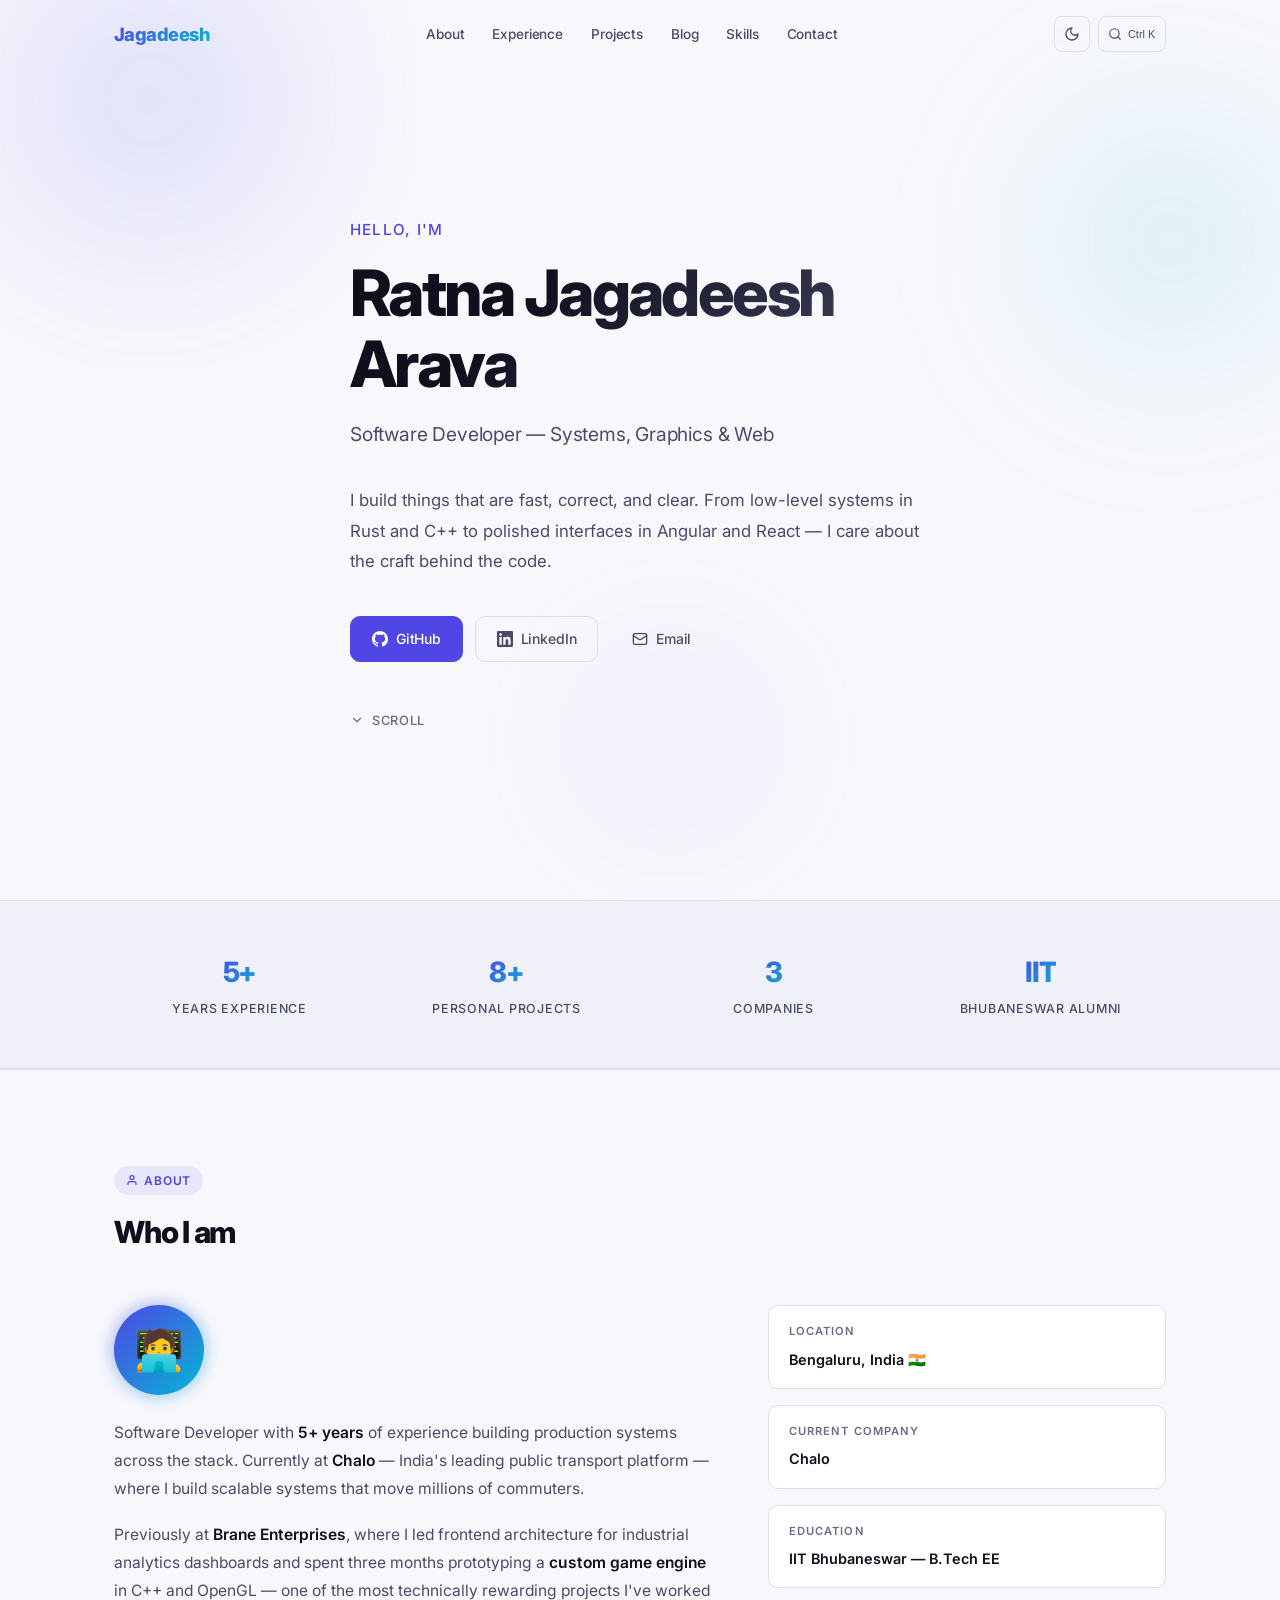
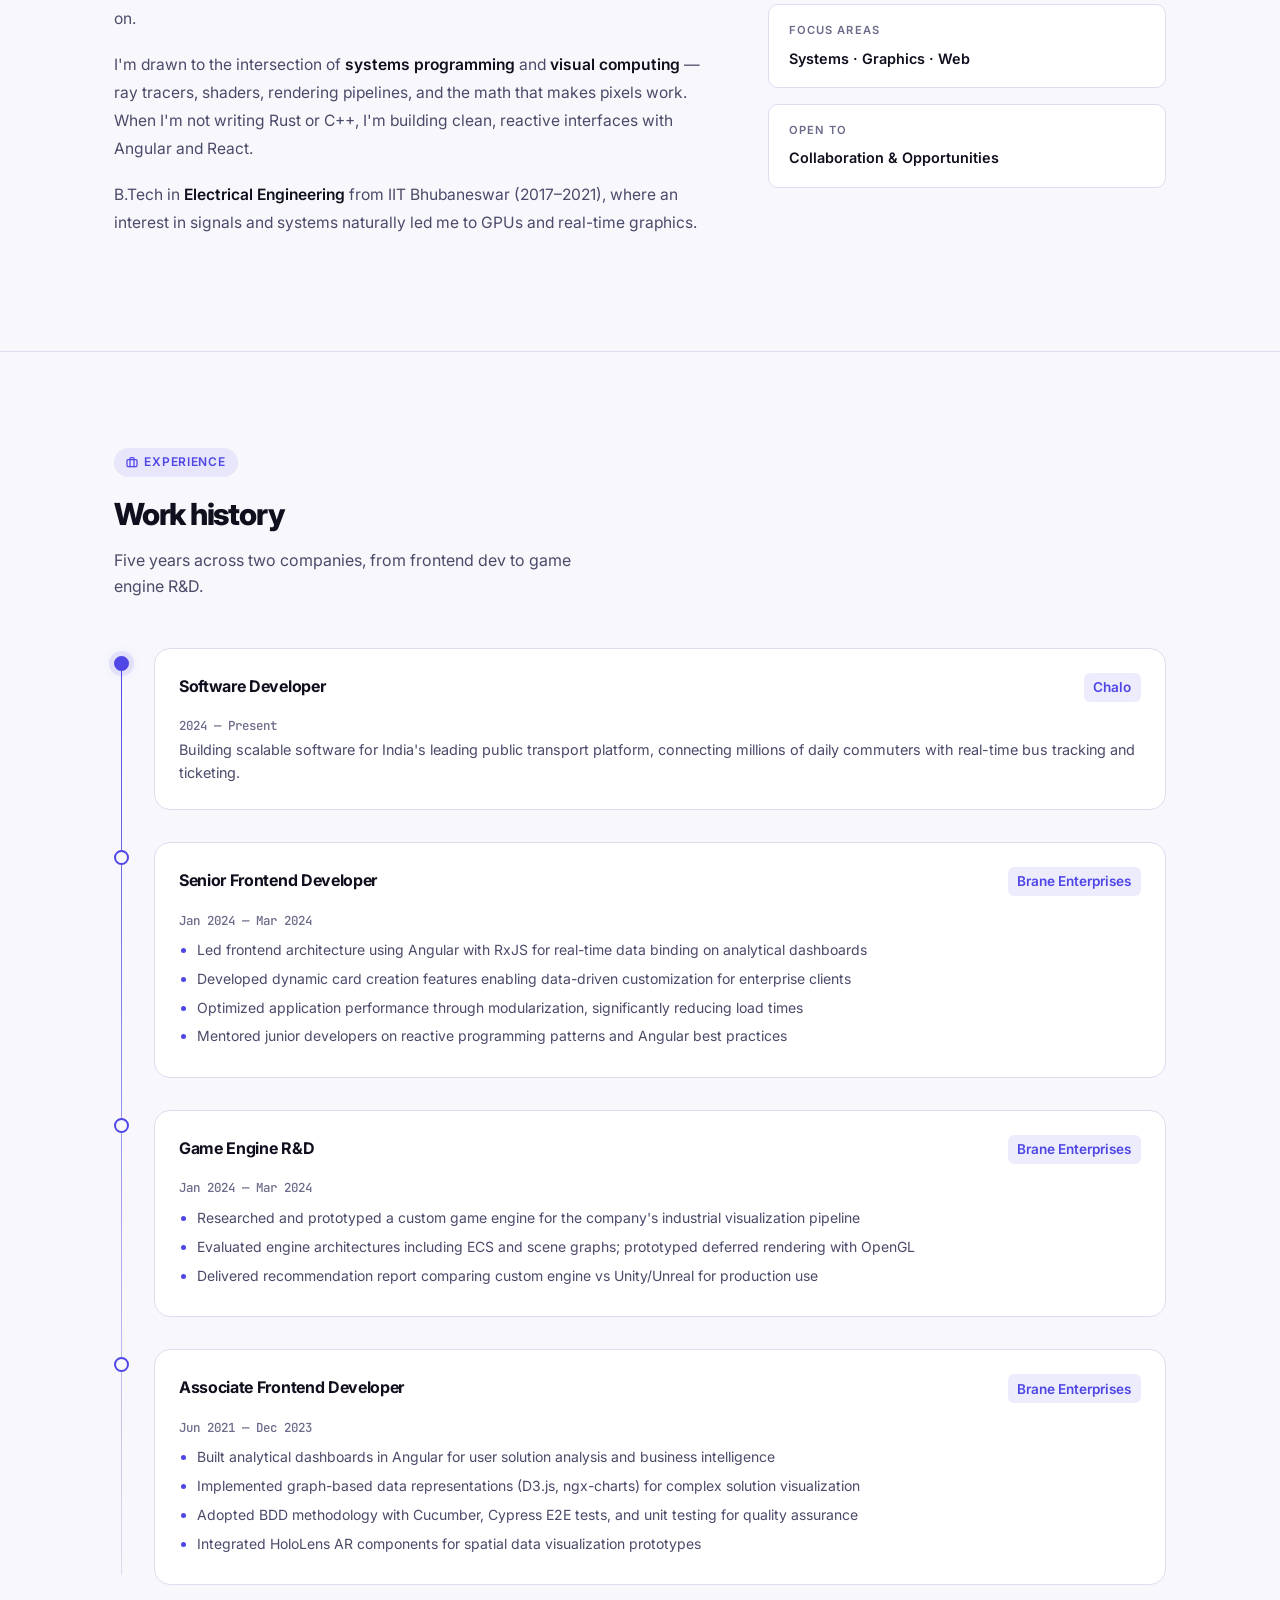
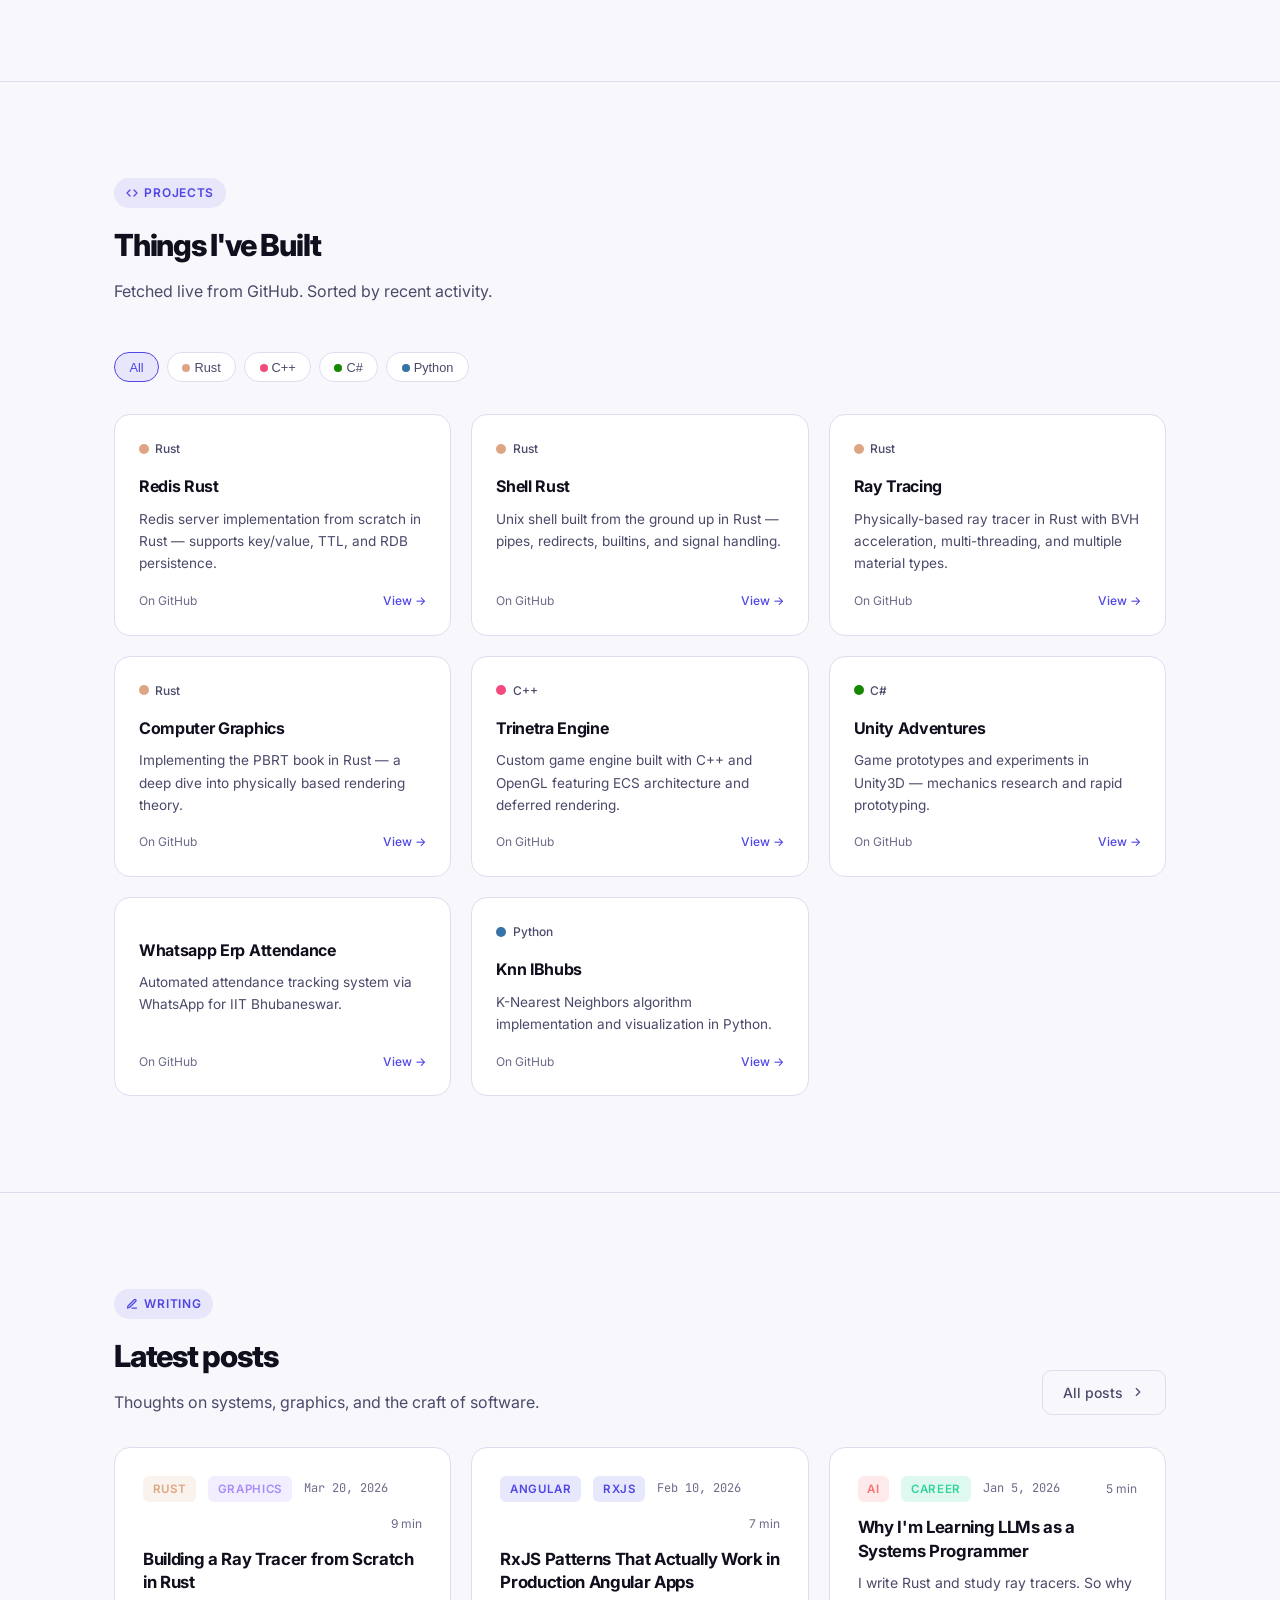
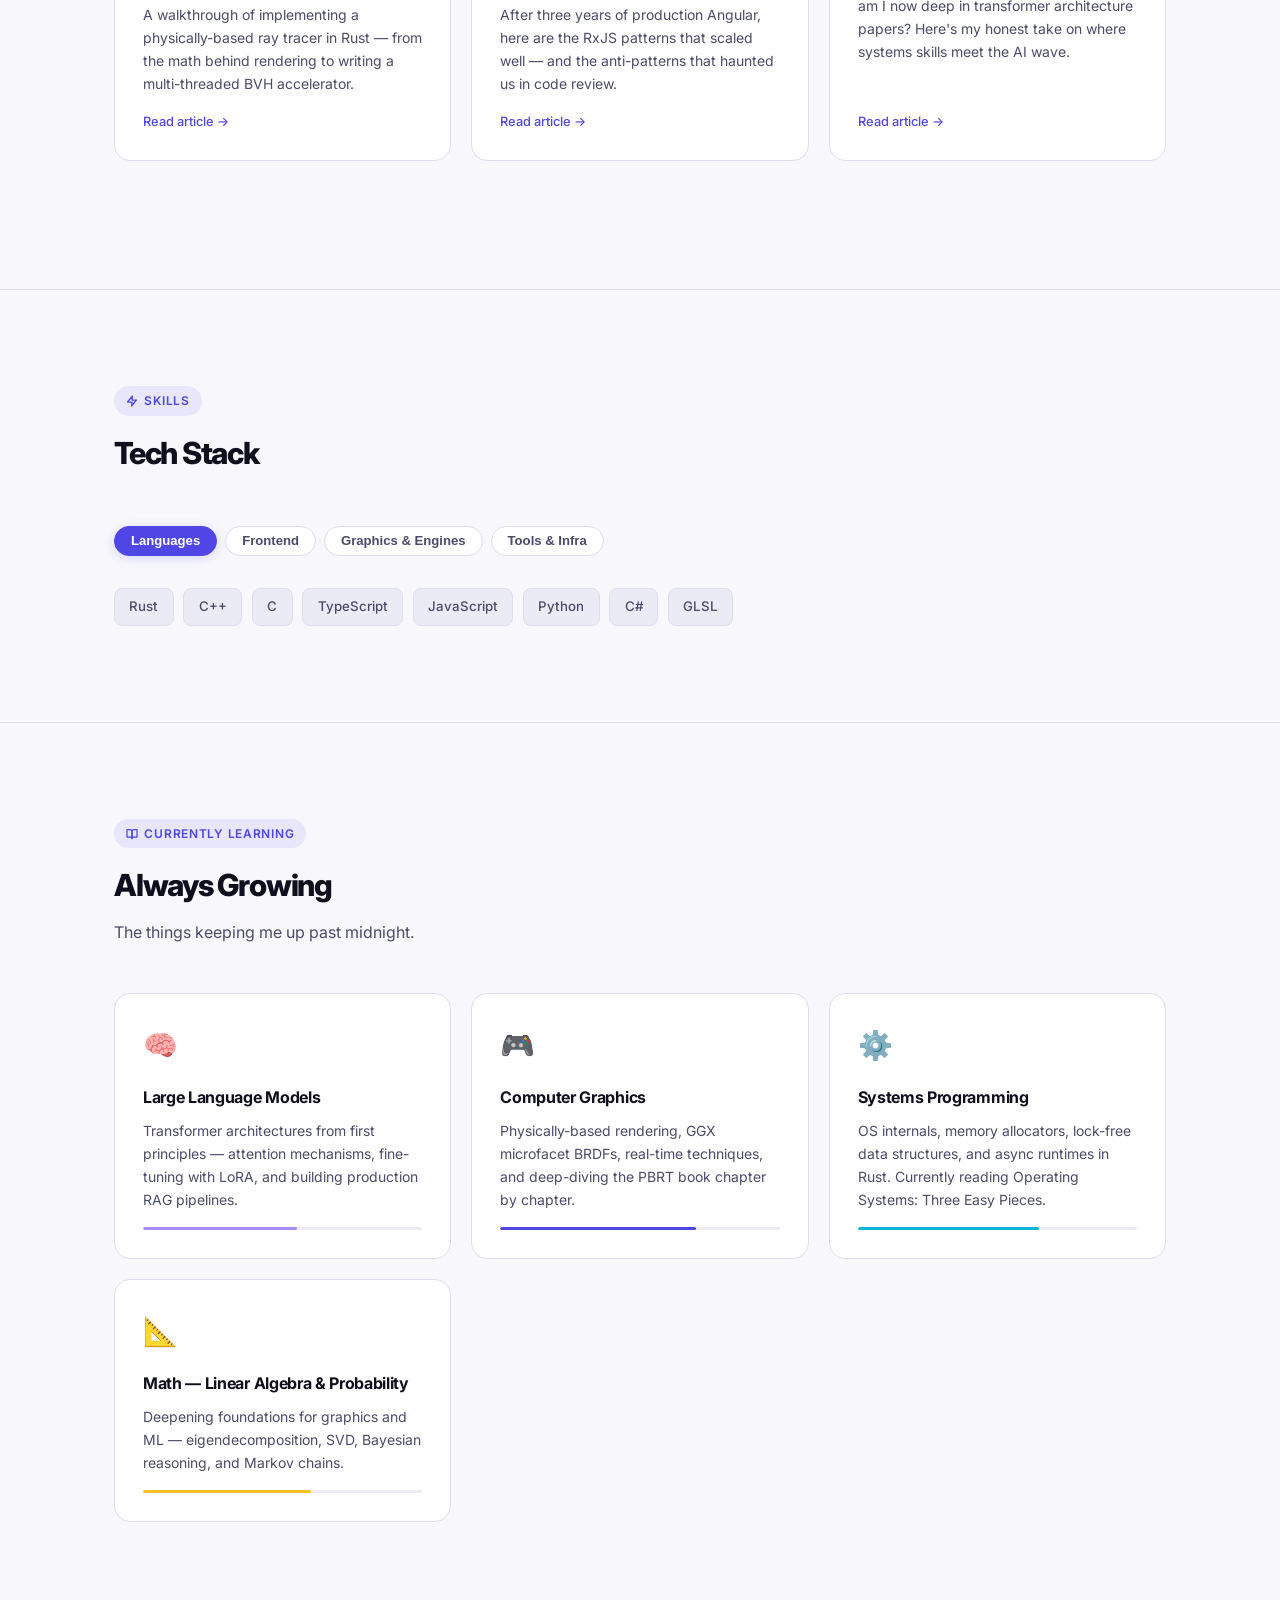
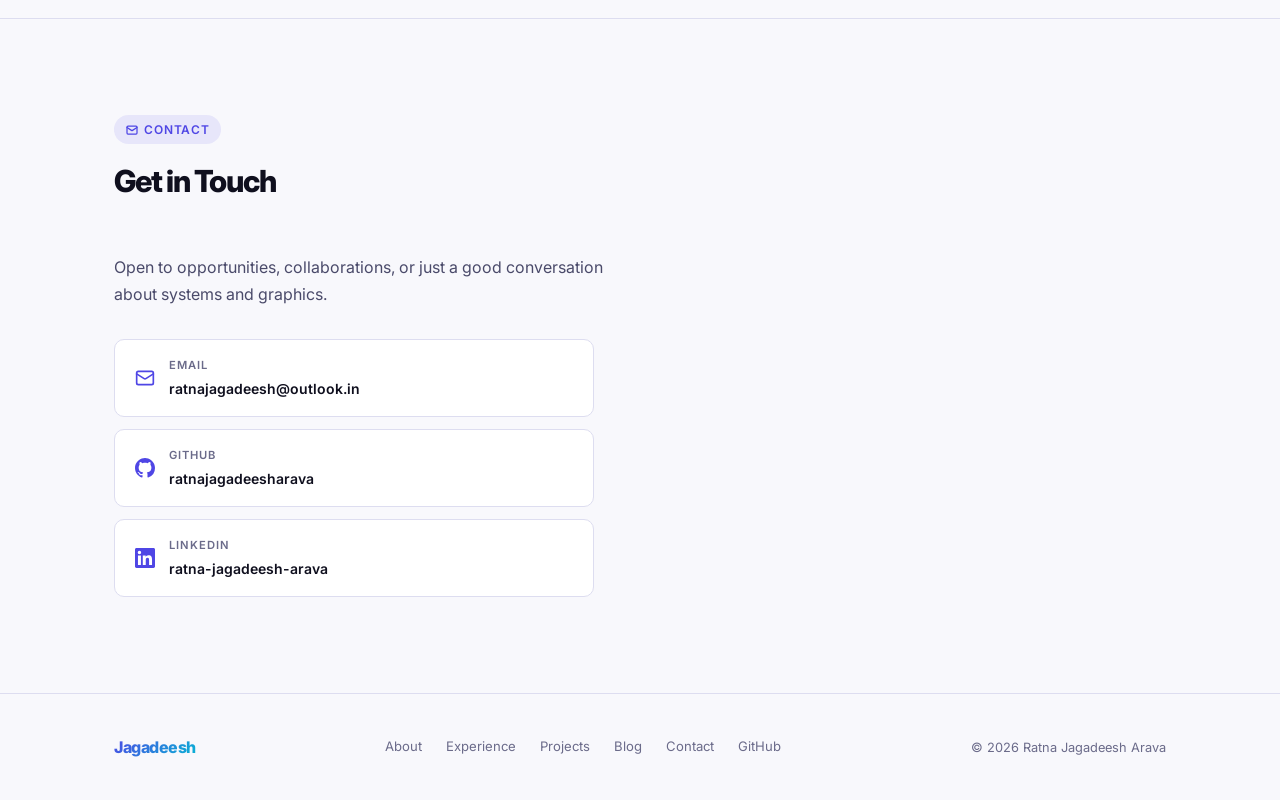
<file: index.html>
<!DOCTYPE html>
<html lang="en" data-theme="dark">
<head>
  <meta charset="UTF-8">
  <meta name="viewport" content="width=device-width, initial-scale=1.0">
  <meta name="description" content="Ratna Jagadeesh Arava — Software Developer specializing in Systems, Graphics & Web. IIT Bhubaneswar grad working at Chalo, Bengaluru.">
  <meta name="keywords" content="Ratna Jagadeesh, Software Developer, Rust, Angular, React, Systems Programming, Graphics, IIT Bhubaneswar">
  <meta property="og:title" content="Ratna Jagadeesh Arava — Software Developer">
  <meta property="og:description" content="Systems, Graphics & Web. Building things fast, correct, and clear.">
  <meta property="og:type" content="website">
  <title>Ratna Jagadeesh Arava</title>
  <link rel="canonical" href="https://ratnajagadeesharava.github.io/">
  <meta property="og:url" content="https://ratnajagadeesharava.github.io/">
  <meta property="og:site_name" content="Ratna Jagadeesh Arava">
  <meta name="twitter:card" content="summary">
  <meta name="twitter:title" content="Ratna Jagadeesh Arava — Software Developer">
  <meta name="twitter:description" content="Systems, Graphics &amp; Web. Building things fast, correct, and clear.">
  <meta name="author" content="Ratna Jagadeesh Arava">
  <script type="application/ld+json">
  {
    "@context": "https://schema.org",
    "@type": "Person",
    "name": "Ratna Jagadeesh Arava",
    "url": "https://ratnajagadeesharava.github.io/",
    "jobTitle": "Software Developer",
    "worksFor": { "@type": "Organization", "name": "Chalo" },
    "alumniOf": { "@type": "CollegeOrUniversity", "name": "IIT Bhubaneswar" },
    "address": { "@type": "PostalAddress", "addressLocality": "Bengaluru", "addressCountry": "IN" },
    "knowsAbout": ["Rust", "C++", "Computer Graphics", "Systems Programming", "Angular", "React"],
    "sameAs": [
      "https://github.com/ratnajagadeesharava",
      "https://www.linkedin.com/in/ratna-jagadeesh-arava/"
    ]
  }
  </script>
  <meta name="theme-color" content="#08080f" media="(prefers-color-scheme: dark)">
  <meta name="theme-color" content="#f8f8fc" media="(prefers-color-scheme: light)">
  <link rel="icon" href="favicon.svg" type="image/svg+xml">
  <script>
    // Apply the saved (or system) theme before first paint to avoid a flash
    (function () {
      var t;
      try { t = localStorage.getItem('theme'); } catch (e) {}
      if (t !== 'light' && t !== 'dark') t = window.matchMedia('(prefers-color-scheme: light)').matches ? 'light' : 'dark';
      document.documentElement.setAttribute('data-theme', t);
    })();
  </script>
  <link rel="preconnect" href="https://fonts.googleapis.com">
  <link rel="preconnect" href="https://fonts.gstatic.com" crossorigin>
  <link href="https://fonts.googleapis.com/css2?family=Inter:wght@300;400;500;600;700;800&family=JetBrains+Mono:wght@400;500&display=swap" rel="stylesheet">
  <link rel="stylesheet" href="css/style.css">
</head>
<body>
<a href="#main" class="skip-link">Skip to content</a>

<!-- Scroll Progress -->
<div id="scroll-progress"></div>

<!-- Toast Container -->
<div id="toast-container"></div>

<!-- Command Palette -->
<div id="cmd-palette" class="cmd-overlay" role="dialog" aria-modal="true" aria-label="Command palette" aria-hidden="true">
  <div class="cmd-box">
    <div class="cmd-input-wrap">
      <svg width="16" height="16" viewBox="0 0 24 24" fill="none" stroke="currentColor" stroke-width="2" stroke-linecap="round" stroke-linejoin="round"><circle cx="11" cy="11" r="8"/><path d="m21 21-4.35-4.35"/></svg>
      <input type="text" id="cmd-input" aria-label="Search the site" placeholder="Search pages, posts, actions…" autocomplete="off" spellcheck="false">
      <span class="cmd-esc">ESC</span>
    </div>
    <div id="cmd-results" class="cmd-results" role="listbox"></div>
  </div>
</div>

<!-- Navigation -->
<nav id="nav" aria-label="Primary">
  <div class="nav-inner">
    <a href="#hero" class="nav-logo">Jagadeesh</a>
    <div class="nav-links" id="nav-links">
      <a href="#about"      class="nav-link">About</a>
      <a href="#experience" class="nav-link">Experience</a>
      <a href="#projects"   class="nav-link">Projects</a>
      <a href="blog.html"   class="nav-link">Blog</a>
      <a href="#skills"     class="nav-link">Skills</a>
      <a href="#contact"    class="nav-link">Contact</a>
    </div>
    <div class="nav-actions">
      <button id="theme-toggle" class="icon-btn" aria-label="Toggle theme" title="Toggle theme">
        <!-- Icon injected by JS -->
      </button>
      <button id="cmd-trigger" class="icon-btn cmd-trigger" aria-label="Open command palette" title="Search">
        <svg width="14" height="14" viewBox="0 0 24 24" fill="none" stroke="currentColor" stroke-width="2" stroke-linecap="round" stroke-linejoin="round"><circle cx="11" cy="11" r="8"/><path d="m21 21-4.35-4.35"/></svg>
        <span class="cmd-kbd">⌘K</span>
      </button>
      <button id="nav-toggle" class="icon-btn hamburger" aria-label="Toggle navigation">
        <span></span><span></span><span></span>
      </button>
    </div>
  </div>
</nav>

<main id="main">
<!-- ══════════════════ HERO ══════════════════ -->
<section id="hero">
  <div class="hero-bg" aria-hidden="true">
    <div class="orb orb-1"></div>
    <div class="orb orb-2"></div>
    <div class="orb orb-3"></div>
  </div>
  <div class="hero-content">
    <p class="hero-eyebrow">Hello, I'm</p>
    <h1 class="hero-name">Ratna Jagadeesh<br>Arava</h1>
    <p class="hero-role">Software Developer &mdash; Systems, Graphics &amp; Web</p>
    <p class="hero-statement">I build things that are fast, correct, and clear. From low-level systems in Rust and C++ to polished interfaces in Angular and React &mdash; I care about the craft behind the code.</p>
    <div class="hero-cta">
      <a href="https://github.com/ratnajagadeesharava" target="_blank" rel="noopener" class="btn btn-primary">
        <svg width="16" height="16" viewBox="0 0 24 24" fill="currentColor"><path d="M12 0C5.37 0 0 5.37 0 12c0 5.31 3.435 9.795 8.205 11.385.6.105.825-.255.825-.57 0-.285-.015-1.23-.015-2.235-3.015.555-3.795-.735-4.035-1.41-.135-.345-.72-1.41-1.23-1.695-.42-.225-1.02-.78-.015-.795.945-.015 1.62.87 1.845 1.23 1.08 1.815 2.805 1.305 3.495.99.105-.78.42-1.305.765-1.605-2.67-.3-5.46-1.335-5.46-5.925 0-1.305.465-2.385 1.23-3.225-.12-.3-.54-1.53.12-3.18 0 0 1.005-.315 3.3 1.23.96-.27 1.98-.405 3-.405s2.04.135 3 .405c2.295-1.56 3.3-1.23 3.3-1.23.66 1.65.24 2.88.12 3.18.765.84 1.23 1.905 1.23 3.225 0 4.605-2.805 5.625-5.475 5.925.435.375.81 1.095.81 2.22 0 1.605-.015 2.895-.015 3.3 0 .315.225.69.825.57A12.02 12.02 0 0024 12c0-6.63-5.37-12-12-12z"/></svg>
        GitHub
      </a>
      <a href="https://www.linkedin.com/in/ratna-jagadeesh-arava/" target="_blank" rel="noopener" class="btn btn-outline">
        <svg width="16" height="16" viewBox="0 0 24 24" fill="currentColor"><path d="M20.447 20.452h-3.554v-5.569c0-1.328-.027-3.037-1.852-3.037-1.853 0-2.136 1.445-2.136 2.939v5.667H9.351V9h3.414v1.561h.046c.477-.9 1.637-1.85 3.37-1.85 3.601 0 4.267 2.37 4.267 5.455v6.286zM5.337 7.433a2.062 2.062 0 01-2.063-2.065 2.064 2.064 0 112.063 2.065zm1.782 13.019H3.555V9h3.564v11.452zM22.225 0H1.771C.792 0 0 .774 0 1.729v20.542C0 23.227.792 24 1.771 24h20.451C23.2 24 24 23.227 24 22.271V1.729C24 .774 23.2 0 22.222 0h.003z"/></svg>
        LinkedIn
      </a>
      <a href="mailto:ratnajagadeesh@outlook.in" class="btn btn-ghost">
        <svg width="16" height="16" viewBox="0 0 24 24" fill="none" stroke="currentColor" stroke-width="2" stroke-linecap="round" stroke-linejoin="round"><rect x="2" y="4" width="20" height="16" rx="2"/><path d="m22 7-8.97 5.7a1.94 1.94 0 0 1-2.06 0L2 7"/></svg>
        Email
      </a>
    </div>
    <a href="#about" class="scroll-hint">
      <svg width="14" height="14" viewBox="0 0 24 24" fill="none" stroke="currentColor" stroke-width="2" stroke-linecap="round" stroke-linejoin="round"><polyline points="6 9 12 15 18 9"/></svg>
      Scroll
    </a>
  </div>
</section>

<!-- ══════════════════ STATS ══════════════════ -->
<div class="stats-bar">
  <div class="container">
    <div class="stats-grid">
      <div class="stat-item">
        <span class="stat-number">5+</span>
        <span class="stat-label">Years Experience</span>
      </div>
      <div class="stat-item">
        <span class="stat-number">8+</span>
        <span class="stat-label">Personal Projects</span>
      </div>
      <div class="stat-item">
        <span class="stat-number">3</span>
        <span class="stat-label">Companies</span>
      </div>
      <div class="stat-item">
        <span class="stat-number">IIT</span>
        <span class="stat-label">Bhubaneswar Alumni</span>
      </div>
    </div>
  </div>
</div>

<!-- ══════════════════ ABOUT ══════════════════ -->
<section id="about" class="section">
  <div class="container">
    <div class="section-header reveal">
      <span class="section-tag">
        <svg width="12" height="12" viewBox="0 0 24 24" fill="none" stroke="currentColor" stroke-width="2.5" stroke-linecap="round" stroke-linejoin="round"><path d="M20 21v-2a4 4 0 0 0-4-4H8a4 4 0 0 0-4 4v2"/><circle cx="12" cy="7" r="4"/></svg>
        About
      </span>
      <h2 class="section-title">Who I am</h2>
    </div>
    <div class="about-grid">
      <div class="reveal reveal-delay-1">
        <div class="about-avatar" aria-hidden="true">🧑‍💻</div>
        <div class="about-text">
          <p>Software Developer with <strong>5+ years</strong> of experience building production systems across the stack. Currently at <strong>Chalo</strong> — India's leading public transport platform — where I build scalable systems that move millions of commuters.</p>
          <p>Previously at <strong>Brane Enterprises</strong>, where I led frontend architecture for industrial analytics dashboards and spent three months prototyping a <strong>custom game engine</strong> in C++ and OpenGL — one of the most technically rewarding projects I've worked on.</p>
          <p>I'm drawn to the intersection of <strong>systems programming</strong> and <strong>visual computing</strong> &mdash; ray tracers, shaders, rendering pipelines, and the math that makes pixels work. When I'm not writing Rust or C++, I'm building clean, reactive interfaces with Angular and React.</p>
          <p>B.Tech in <strong>Electrical Engineering</strong> from IIT Bhubaneswar (2017&ndash;2021), where an interest in signals and systems naturally led me to GPUs and real-time graphics.</p>
        </div>
      </div>
      <div class="about-sidebar reveal reveal-delay-2">
        <div class="info-card">
          <span class="info-label">Location</span>
          <span class="info-value">Bengaluru, India 🇮🇳</span>
        </div>
        <div class="info-card">
          <span class="info-label">Current Company</span>
          <span class="info-value">Chalo</span>
        </div>
        <div class="info-card">
          <span class="info-label">Education</span>
          <span class="info-value">IIT Bhubaneswar — B.Tech EE</span>
        </div>
        <div class="info-card">
          <span class="info-label">Focus Areas</span>
          <span class="info-value">Systems · Graphics · Web</span>
        </div>
        <div class="info-card">
          <span class="info-label">Open To</span>
          <span class="info-value">Collaboration &amp; Opportunities</span>
        </div>
      </div>
    </div>
  </div>
</section>

<!-- ══════════════════ EXPERIENCE ══════════════════ -->
<section id="experience" class="section">
  <div class="container">
    <div class="section-header reveal">
      <span class="section-tag">
        <svg width="12" height="12" viewBox="0 0 24 24" fill="none" stroke="currentColor" stroke-width="2.5" stroke-linecap="round" stroke-linejoin="round"><rect x="2" y="7" width="20" height="14" rx="2"/><path d="M16 21V5a2 2 0 0 0-2-2h-4a2 2 0 0 0-2 2v16"/></svg>
        Experience
      </span>
      <h2 class="section-title">Work history</h2>
      <p class="section-desc">Five years across two companies, from frontend dev to game engine R&D.</p>
    </div>
    <div class="timeline">
      <div class="timeline-item reveal reveal-delay-1">
        <div class="timeline-dot"></div>
        <div class="timeline-card">
          <div class="timeline-top">
            <span class="timeline-role">Software Developer</span>
            <span class="timeline-company">Chalo</span>
          </div>
          <span class="timeline-date">2024 — Present</span>
          <p>Building scalable software for India's leading public transport platform, connecting millions of daily commuters with real-time bus tracking and ticketing.</p>
        </div>
      </div>
      <div class="timeline-item reveal reveal-delay-2">
        <div class="timeline-dot"></div>
        <div class="timeline-card">
          <div class="timeline-top">
            <span class="timeline-role">Senior Frontend Developer</span>
            <span class="timeline-company">Brane Enterprises</span>
          </div>
          <span class="timeline-date">Jan 2024 — Mar 2024</span>
          <ul>
            <li>Led frontend architecture using Angular with RxJS for real-time data binding on analytical dashboards</li>
            <li>Developed dynamic card creation features enabling data-driven customization for enterprise clients</li>
            <li>Optimized application performance through modularization, significantly reducing load times</li>
            <li>Mentored junior developers on reactive programming patterns and Angular best practices</li>
          </ul>
        </div>
      </div>
      <div class="timeline-item reveal reveal-delay-3">
        <div class="timeline-dot"></div>
        <div class="timeline-card">
          <div class="timeline-top">
            <span class="timeline-role">Game Engine R&amp;D</span>
            <span class="timeline-company">Brane Enterprises</span>
          </div>
          <span class="timeline-date">Jan 2024 — Mar 2024</span>
          <ul>
            <li>Researched and prototyped a custom game engine for the company's industrial visualization pipeline</li>
            <li>Evaluated engine architectures including ECS and scene graphs; prototyped deferred rendering with OpenGL</li>
            <li>Delivered recommendation report comparing custom engine vs Unity/Unreal for production use</li>
          </ul>
        </div>
      </div>
      <div class="timeline-item reveal">
        <div class="timeline-dot"></div>
        <div class="timeline-card">
          <div class="timeline-top">
            <span class="timeline-role">Associate Frontend Developer</span>
            <span class="timeline-company">Brane Enterprises</span>
          </div>
          <span class="timeline-date">Jun 2021 — Dec 2023</span>
          <ul>
            <li>Built analytical dashboards in Angular for user solution analysis and business intelligence</li>
            <li>Implemented graph-based data representations (D3.js, ngx-charts) for complex solution visualization</li>
            <li>Adopted BDD methodology with Cucumber, Cypress E2E tests, and unit testing for quality assurance</li>
            <li>Integrated HoloLens AR components for spatial data visualization prototypes</li>
          </ul>
        </div>
      </div>
    </div>
  </div>
</section>

<!-- ══════════════════ PROJECTS ══════════════════ -->
<section id="projects" class="section">
  <div class="container">
    <div class="section-header reveal">
      <span class="section-tag">
        <svg width="12" height="12" viewBox="0 0 24 24" fill="none" stroke="currentColor" stroke-width="2.5" stroke-linecap="round" stroke-linejoin="round"><polyline points="16 18 22 12 16 6"/><polyline points="8 6 2 12 8 18"/></svg>
        Projects
      </span>
      <h2 class="section-title">Things I've Built</h2>
      <p class="section-desc">Fetched live from GitHub. Sorted by recent activity.</p>
    </div>
    <div class="filter-bar" id="filter-bar">
      <button class="filter-btn active" data-lang="all" aria-pressed="true">All</button>
    </div>
    <div id="projects-grid" class="projects-grid" aria-live="polite">
      <div class="projects-loading">
        <div class="spinner"></div>
        <p>Loading repositories…</p>
      </div>
    </div>
  </div>
</section>

<!-- ══════════════════ BLOG PREVIEW ══════════════════ -->
<section id="blog-preview" class="section">
  <div class="container">
    <div class="section-header reveal" style="display:flex;justify-content:space-between;align-items:flex-end;flex-wrap:wrap;gap:1rem">
      <div>
        <span class="section-tag">
          <svg width="12" height="12" viewBox="0 0 24 24" fill="none" stroke="currentColor" stroke-width="2.5" stroke-linecap="round" stroke-linejoin="round"><path d="M12 20h9"/><path d="M16.5 3.5a2.121 2.121 0 0 1 3 3L7 19l-4 1 1-4 12.5-12.5z"/></svg>
          Writing
        </span>
        <h2 class="section-title">Latest posts</h2>
        <p class="section-desc">Thoughts on systems, graphics, and the craft of software.</p>
      </div>
      <a href="blog.html" class="view-all-link">
        All posts
        <svg width="14" height="14" viewBox="0 0 24 24" fill="none" stroke="currentColor" stroke-width="2" stroke-linecap="round" stroke-linejoin="round"><polyline points="9 18 15 12 9 6"/></svg>
      </a>
    </div>
    <div class="blog-preview-grid" id="blog-preview-grid">
      <div style="grid-column:1/-1;padding:3rem;text-align:center;color:var(--text-muted)">
        <div class="spinner"></div>
      </div>
    </div>
  </div>
</section>

<!-- ══════════════════ SKILLS ══════════════════ -->
<section id="skills" class="section">
  <div class="container">
    <div class="section-header reveal">
      <span class="section-tag">
        <svg width="12" height="12" viewBox="0 0 24 24" fill="none" stroke="currentColor" stroke-width="2.5" stroke-linecap="round" stroke-linejoin="round"><polygon points="13 2 3 14 12 14 11 22 21 10 12 10 13 2"/></svg>
        Skills
      </span>
      <h2 class="section-title">Tech Stack</h2>
    </div>
    <div class="skills-tabs reveal" role="tablist" aria-label="Skill categories">
      <button class="tab-btn active" data-tab="languages" role="tab" aria-selected="true" aria-controls="skills-languages">Languages</button>
      <button class="tab-btn" data-tab="frontend" role="tab" aria-selected="false" aria-controls="skills-frontend">Frontend</button>
      <button class="tab-btn" data-tab="graphics" role="tab" aria-selected="false" aria-controls="skills-graphics">Graphics &amp; Engines</button>
      <button class="tab-btn" data-tab="tools" role="tab" aria-selected="false" aria-controls="skills-tools">Tools &amp; Infra</button>
    </div>
    <div class="reveal">
    <div id="skills-languages" class="skills-panel active" role="tabpanel">
      <span class="skill-tag">Rust</span>
      <span class="skill-tag">C++</span>
      <span class="skill-tag">C</span>
      <span class="skill-tag">TypeScript</span>
      <span class="skill-tag">JavaScript</span>
      <span class="skill-tag">Python</span>
      <span class="skill-tag">C#</span>
      <span class="skill-tag">GLSL</span>
    </div>
    <div id="skills-frontend" class="skills-panel" role="tabpanel" hidden>
      <span class="skill-tag">Angular</span>
      <span class="skill-tag">React</span>
      <span class="skill-tag">RxJS</span>
      <span class="skill-tag">Redux</span>
      <span class="skill-tag">HTML5</span>
      <span class="skill-tag">CSS3 / Sass</span>
      <span class="skill-tag">Webpack</span>
      <span class="skill-tag">NgRx</span>
      <span class="skill-tag">D3.js</span>
    </div>
    <div id="skills-graphics" class="skills-panel" role="tabpanel" hidden>
      <span class="skill-tag">OpenGL</span>
      <span class="skill-tag">Ray Tracing</span>
      <span class="skill-tag">Unity3D</span>
      <span class="skill-tag">Unreal Engine</span>
      <span class="skill-tag">PBRT</span>
      <span class="skill-tag">Shader Programming</span>
      <span class="skill-tag">Physically-Based Rendering</span>
      <span class="skill-tag">HoloLens / AR</span>
      <span class="skill-tag">BVH / Scene Graphs</span>
    </div>
    <div id="skills-tools" class="skills-panel" role="tabpanel" hidden>
      <span class="skill-tag">Git</span>
      <span class="skill-tag">Cypress</span>
      <span class="skill-tag">Cucumber / BDD</span>
      <span class="skill-tag">Vercel</span>
      <span class="skill-tag">Docker</span>
      <span class="skill-tag">Linux</span>
      <span class="skill-tag">VS Code</span>
      <span class="skill-tag">Cargo / npm</span>
    </div>
    </div>
  </div>
</section>

<!-- ══════════════════ LEARNING ══════════════════ -->
<section id="learning" class="section">
  <div class="container">
    <div class="section-header reveal">
      <span class="section-tag">
        <svg width="12" height="12" viewBox="0 0 24 24" fill="none" stroke="currentColor" stroke-width="2.5" stroke-linecap="round" stroke-linejoin="round"><path d="M2 3h6a4 4 0 0 1 4 4v14a3 3 0 0 0-3-3H2z"/><path d="M22 3h-6a4 4 0 0 0-4 4v14a3 3 0 0 1 3-3h7z"/></svg>
        Currently Learning
      </span>
      <h2 class="section-title">Always Growing</h2>
      <p class="section-desc">The things keeping me up past midnight.</p>
    </div>
    <div class="learning-grid">
      <div class="learning-card reveal reveal-delay-1" style="--card-color: #a78bfa">
        <span class="learning-icon">🧠</span>
        <h3>Large Language Models</h3>
        <p>Transformer architectures from first principles — attention mechanisms, fine-tuning with LoRA, and building production RAG pipelines.</p>
        <div class="learning-progress"><div class="learning-progress-bar" data-width="55"></div></div>
      </div>
      <div class="learning-card reveal reveal-delay-2" style="--card-color: var(--accent)">
        <span class="learning-icon">🎮</span>
        <h3>Computer Graphics</h3>
        <p>Physically-based rendering, GGX microfacet BRDFs, real-time techniques, and deep-diving the PBRT book chapter by chapter.</p>
        <div class="learning-progress"><div class="learning-progress-bar" data-width="70"></div></div>
      </div>
      <div class="learning-card reveal reveal-delay-3" style="--card-color: var(--cyan)">
        <span class="learning-icon">⚙️</span>
        <h3>Systems Programming</h3>
        <p>OS internals, memory allocators, lock-free data structures, and async runtimes in Rust. Currently reading Operating Systems: Three Easy Pieces.</p>
        <div class="learning-progress"><div class="learning-progress-bar" data-width="65"></div></div>
      </div>
      <div class="learning-card reveal" style="--card-color: var(--yellow)">
        <span class="learning-icon">📐</span>
        <h3>Math — Linear Algebra &amp; Probability</h3>
        <p>Deepening foundations for graphics and ML — eigendecomposition, SVD, Bayesian reasoning, and Markov chains.</p>
        <div class="learning-progress"><div class="learning-progress-bar" data-width="60"></div></div>
      </div>
    </div>
  </div>
</section>

<!-- ══════════════════ CONTACT ══════════════════ -->
<section id="contact" class="section">
  <div class="container">
    <div class="section-header reveal">
      <span class="section-tag">
        <svg width="12" height="12" viewBox="0 0 24 24" fill="none" stroke="currentColor" stroke-width="2.5" stroke-linecap="round" stroke-linejoin="round"><rect x="2" y="4" width="20" height="16" rx="2"/><path d="m22 7-8.97 5.7a1.94 1.94 0 0 1-2.06 0L2 7"/></svg>
        Contact
      </span>
      <h2 class="section-title">Get in Touch</h2>
    </div>
    <p class="section-desc reveal" style="margin-bottom:2rem">Open to opportunities, collaborations, or just a good conversation about systems and graphics.</p>
    <div class="contact-social reveal" style="max-width:480px">
      <a href="mailto:ratnajagadeesh@outlook.in" class="social-link">
        <svg width="20" height="20" viewBox="0 0 24 24" fill="none" stroke="currentColor" stroke-width="2" stroke-linecap="round" stroke-linejoin="round"><rect x="2" y="4" width="20" height="16" rx="2"/><path d="m22 7-8.97 5.7a1.94 1.94 0 0 1-2.06 0L2 7"/></svg>
        <div class="social-link-text">
          <span class="social-link-label">Email</span>
          <span class="social-link-value">ratnajagadeesh@outlook.in</span>
        </div>
      </a>
      <a href="https://github.com/ratnajagadeesharava" target="_blank" rel="noopener" class="social-link">
        <svg width="20" height="20" viewBox="0 0 24 24" fill="currentColor"><path d="M12 0C5.37 0 0 5.37 0 12c0 5.31 3.435 9.795 8.205 11.385.6.105.825-.255.825-.57 0-.285-.015-1.23-.015-2.235-3.015.555-3.795-.735-4.035-1.41-.135-.345-.72-1.41-1.23-1.695-.42-.225-1.02-.78-.015-.795.945-.015 1.62.87 1.845 1.23 1.08 1.815 2.805 1.305 3.495.99.105-.78.42-1.305.765-1.605-2.67-.3-5.46-1.335-5.46-5.925 0-1.305.465-2.385 1.23-3.225-.12-.3-.54-1.53.12-3.18 0 0 1.005-.315 3.3 1.23.96-.27 1.98-.405 3-.405s2.04.135 3 .405c2.295-1.56 3.3-1.23 3.3-1.23.66 1.65.24 2.88.12 3.18.765.84 1.23 1.905 1.23 3.225 0 4.605-2.805 5.625-5.475 5.925.435.375.81 1.095.81 2.22 0 1.605-.015 2.895-.015 3.3 0 .315.225.69.825.57A12.02 12.02 0 0024 12c0-6.63-5.37-12-12-12z"/></svg>
        <div class="social-link-text">
          <span class="social-link-label">GitHub</span>
          <span class="social-link-value">ratnajagadeesharava</span>
        </div>
      </a>
      <a href="https://www.linkedin.com/in/ratna-jagadeesh-arava/" target="_blank" rel="noopener" class="social-link">
        <svg width="20" height="20" viewBox="0 0 24 24" fill="currentColor"><path d="M20.447 20.452h-3.554v-5.569c0-1.328-.027-3.037-1.852-3.037-1.853 0-2.136 1.445-2.136 2.939v5.667H9.351V9h3.414v1.561h.046c.477-.9 1.637-1.85 3.37-1.85 3.601 0 4.267 2.37 4.267 5.455v6.286zM5.337 7.433a2.062 2.062 0 01-2.063-2.065 2.064 2.064 0 112.063 2.065zm1.782 13.019H3.555V9h3.564v11.452zM22.225 0H1.771C.792 0 0 .774 0 1.729v20.542C0 23.227.792 24 1.771 24h20.451C23.2 24 24 23.227 24 22.271V1.729C24 .774 23.2 0 22.222 0h.003z"/></svg>
        <div class="social-link-text">
          <span class="social-link-label">LinkedIn</span>
          <span class="social-link-value">ratna-jagadeesh-arava</span>
        </div>
      </a>
    </div>
  </div>
</section>

</main>

<!-- ══════════════════ FOOTER ══════════════════ -->
<footer>
  <div class="container">
    <div class="footer-inner">
      <a href="#hero" class="footer-logo">Jagadeesh</a>
      <div class="footer-links">
        <a href="#about">About</a>
        <a href="#experience">Experience</a>
        <a href="#projects">Projects</a>
        <a href="blog.html">Blog</a>
        <a href="#contact">Contact</a>
        <a href="https://github.com/ratnajagadeesharava" target="_blank" rel="noopener">GitHub</a>
      </div>
      <p class="footer-copy">&copy; <span class="footer-year">2026</span> Ratna Jagadeesh Arava</p>
    </div>
  </div>
</footer>

<!-- Back to Top -->
<button id="back-to-top" aria-label="Back to top">
  <svg width="18" height="18" viewBox="0 0 24 24" fill="none" stroke="currentColor" stroke-width="2.5" stroke-linecap="round" stroke-linejoin="round"><polyline points="18 15 12 9 6 15"/></svg>
</button>

<script src="js/main.js" defer></script>
</body>
</html>
</file>
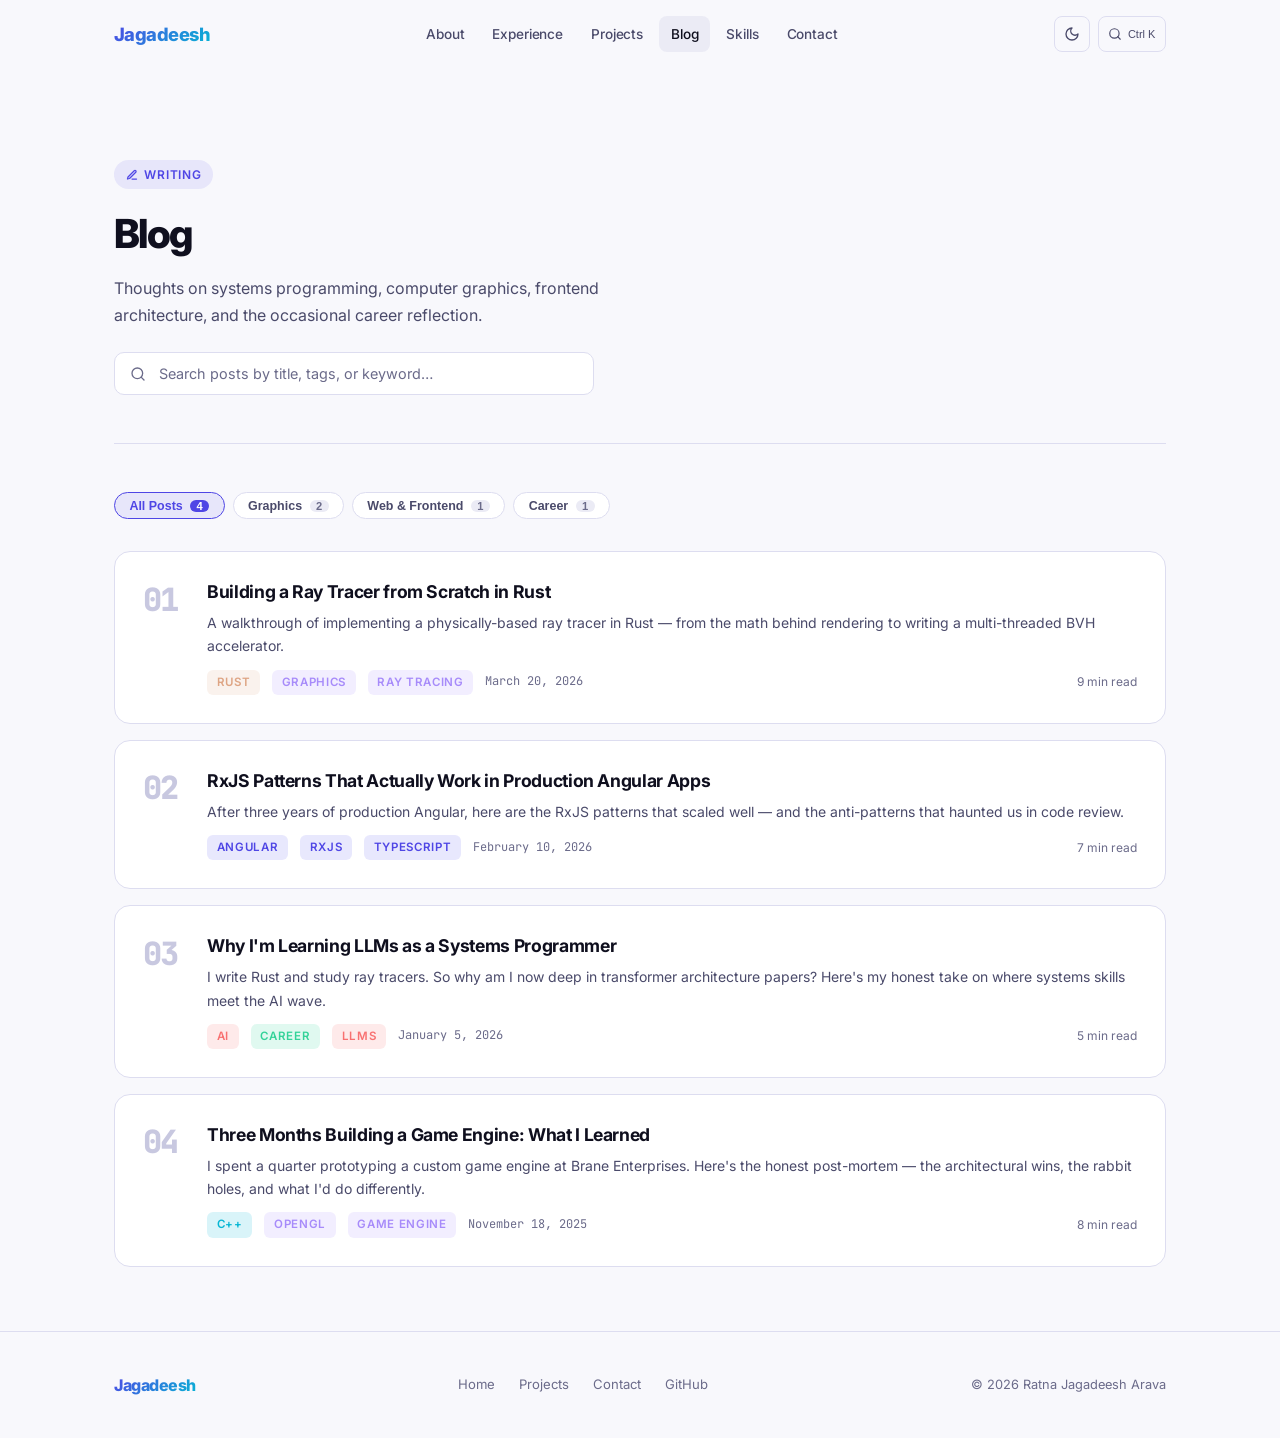
<file: blog.html>
<!DOCTYPE html>
<html lang="en" data-theme="dark">
<head>
  <meta charset="UTF-8">
  <meta name="viewport" content="width=device-width, initial-scale=1.0">
  <meta name="description" content="Blog by Ratna Jagadeesh Arava — writing on systems programming, graphics, web development, and AI.">
  <title>Blog — Ratna Jagadeesh Arava</title>
  <link rel="canonical" href="https://ratnajagadeesharava.github.io/blog.html">
  <meta property="og:title" content="Blog — Ratna Jagadeesh Arava">
  <meta property="og:description" content="Writing on systems programming, graphics, web development, and AI.">
  <meta property="og:type" content="website">
  <meta property="og:url" content="https://ratnajagadeesharava.github.io/blog.html">
  <meta name="twitter:card" content="summary">
  <meta name="theme-color" content="#08080f" media="(prefers-color-scheme: dark)">
  <meta name="theme-color" content="#f8f8fc" media="(prefers-color-scheme: light)">
  <link rel="icon" href="favicon.svg" type="image/svg+xml">
  <script>
    // Apply the saved (or system) theme before first paint to avoid a flash
    (function () {
      var t;
      try { t = localStorage.getItem('theme'); } catch (e) {}
      if (t !== 'light' && t !== 'dark') t = window.matchMedia('(prefers-color-scheme: light)').matches ? 'light' : 'dark';
      document.documentElement.setAttribute('data-theme', t);
    })();
  </script>
  <link rel="preconnect" href="https://fonts.googleapis.com">
  <link rel="preconnect" href="https://fonts.gstatic.com" crossorigin>
  <link href="https://fonts.googleapis.com/css2?family=Inter:wght@300;400;500;600;700;800&family=JetBrains+Mono:wght@400;500&display=swap" rel="stylesheet">
  <link rel="stylesheet" href="css/style.css">
</head>
<body>
<a href="#main" class="skip-link">Skip to content</a>

<!-- Scroll Progress -->
<div id="scroll-progress"></div>
<!-- Toast -->
<div id="toast-container"></div>
<!-- Command Palette -->
<div id="cmd-palette" class="cmd-overlay" role="dialog" aria-modal="true" aria-label="Command palette" aria-hidden="true">
  <div class="cmd-box">
    <div class="cmd-input-wrap">
      <svg width="16" height="16" viewBox="0 0 24 24" fill="none" stroke="currentColor" stroke-width="2" stroke-linecap="round" stroke-linejoin="round"><circle cx="11" cy="11" r="8"/><path d="m21 21-4.35-4.35"/></svg>
      <input type="text" id="cmd-input" aria-label="Search the site" placeholder="Search…" autocomplete="off">
      <span class="cmd-esc">ESC</span>
    </div>
    <div id="cmd-results" class="cmd-results" role="listbox"></div>
  </div>
</div>

<!-- Nav -->
<nav id="nav" aria-label="Primary">
  <div class="nav-inner">
    <a href="index.html" class="nav-logo">Jagadeesh</a>
    <div class="nav-links" id="nav-links">
      <a href="index.html#about"      class="nav-link">About</a>
      <a href="index.html#experience" class="nav-link">Experience</a>
      <a href="index.html#projects"   class="nav-link">Projects</a>
      <a href="blog.html"             class="nav-link active" aria-current="page">Blog</a>
      <a href="index.html#skills"     class="nav-link">Skills</a>
      <a href="index.html#contact"    class="nav-link">Contact</a>
    </div>
    <div class="nav-actions">
      <button id="theme-toggle" class="icon-btn" aria-label="Toggle theme"></button>
      <button id="cmd-trigger" class="icon-btn cmd-trigger" aria-label="Open command palette" title="Search">
        <svg width="14" height="14" viewBox="0 0 24 24" fill="none" stroke="currentColor" stroke-width="2" stroke-linecap="round" stroke-linejoin="round"><circle cx="11" cy="11" r="8"/><path d="m21 21-4.35-4.35"/></svg>
        <span class="cmd-kbd">⌘K</span>
      </button>
      <button id="nav-toggle" class="icon-btn hamburger" aria-label="Toggle navigation"><span></span><span></span><span></span></button>
    </div>
  </div>
</nav>

<!-- Blog Page -->
<main id="main" class="blog-page">
  <div class="container">
    <div class="blog-hero reveal">
      <span class="section-tag">
        <svg width="12" height="12" viewBox="0 0 24 24" fill="none" stroke="currentColor" stroke-width="2.5" stroke-linecap="round" stroke-linejoin="round"><path d="M12 20h9"/><path d="M16.5 3.5a2.121 2.121 0 0 1 3 3L7 19l-4 1 1-4 12.5-12.5z"/></svg>
        Writing
      </span>
      <h1 class="section-title" style="font-size:2.5rem">Blog</h1>
      <p class="section-desc" style="max-width:520px">Thoughts on systems programming, computer graphics, frontend architecture, and the occasional career reflection.</p>
      <div class="blog-search-wrap">
        <svg width="16" height="16" viewBox="0 0 24 24" fill="none" stroke="currentColor" stroke-width="2" stroke-linecap="round" stroke-linejoin="round"><circle cx="11" cy="11" r="8"/><path d="m21 21-4.35-4.35"/></svg>
        <input type="search" id="blog-search" aria-label="Search posts" placeholder="Search posts by title, tags, or keyword…">
      </div>
    </div>

    <!-- Categories -->
    <div class="blog-categories reveal" role="group" aria-label="Filter by category">
      <button class="blog-cat-btn active" data-cat="all" aria-pressed="true">All Posts</button>
      <button class="blog-cat-btn" data-cat="graphics">Graphics</button>
      <button class="blog-cat-btn" data-cat="web">Web &amp; Frontend</button>
      <button class="blog-cat-btn" data-cat="systems">Systems</button>
      <button class="blog-cat-btn" data-cat="ai">AI / LLMs</button>
      <button class="blog-cat-btn" data-cat="career">Career</button>
    </div>

    <!-- Blog List -->
    <div id="blog-list" class="blog-list" aria-live="polite">
      <div style="padding:3rem;text-align:center;color:var(--text-muted)">
        <div class="spinner"></div>
      </div>
    </div>
  </div>
</main>

<!-- Footer -->
<footer style="margin-top:4rem">
  <div class="container">
    <div class="footer-inner">
      <a href="index.html" class="footer-logo">Jagadeesh</a>
      <div class="footer-links">
        <a href="index.html">Home</a>
        <a href="index.html#projects">Projects</a>
        <a href="index.html#contact">Contact</a>
        <a href="https://github.com/ratnajagadeesharava" target="_blank" rel="noopener">GitHub</a>
      </div>
      <p class="footer-copy">&copy; <span class="footer-year">2026</span> Ratna Jagadeesh Arava</p>
    </div>
  </div>
</footer>

<button id="back-to-top" aria-label="Back to top">
  <svg width="18" height="18" viewBox="0 0 24 24" fill="none" stroke="currentColor" stroke-width="2.5" stroke-linecap="round" stroke-linejoin="round"><polyline points="18 15 12 9 6 15"/></svg>
</button>

<script src="js/main.js" defer></script>
<script src="js/blog.js" defer></script>
</body>
</html>
</file>
<file: css/style.css>
/* ════════════════════════════════════════════
   RESET & VARIABLES
════════════════════════════════════════════ */
*, *::before, *::after { margin: 0; padding: 0; box-sizing: border-box; }

:root {
  --bg:           #08080f;
  --bg-surface:   #0d0d18;
  --bg-card:      #111120;
  --bg-elevated:  #161628;
  --border:       #1c1c2e;
  --border-hover: #2a2a40;
  --text:         #e4e4f0;
  --text-muted:   #7878a0;
  --text-dim:     #6a6a88;  /* ≥ 3.5:1 on --bg for small meta text */
  --accent:       #6366f1;
  --accent-h:     #4f52d9;
  --accent-soft:  rgba(99,102,241,0.12);
  --accent-glow:  rgba(99,102,241,0.25);
  --cyan:         #06b6d4;
  --cyan-soft:    rgba(6,182,212,0.12);
  --green:        #34d399;
  --red:          #f87171;
  --yellow:       #fbbf24;
  --radius:       10px;
  --radius-lg:    16px;
  --radius-xl:    24px;
  --transition:   0.22s cubic-bezier(0.4,0,0.2,1);
  --max-width:    1100px;
  --shadow:       0 4px 24px rgba(0,0,0,0.4);
  --shadow-lg:    0 12px 48px rgba(0,0,0,0.5);
}

[data-theme="light"] {
  --bg:           #f8f8fc;
  --bg-surface:   #f0f0f8;
  --bg-card:      #ffffff;
  --bg-elevated:  #ebebf5;
  --border:       #ddddf0;
  --border-hover: #c8c8e0;
  --text:         #0f0f1e;
  --text-muted:   #4a4a6a;
  --text-dim:     #6b6b8a;
  --accent:       #4f46e5;
  --accent-h:     #4338ca;
  --accent-soft:  rgba(79,70,229,0.1);
  --accent-glow:  rgba(79,70,229,0.2);
  --shadow:       0 4px 24px rgba(0,0,0,0.08);
  --shadow-lg:    0 12px 48px rgba(0,0,0,0.12);
}

html { scroll-behavior: smooth; -webkit-font-smoothing: antialiased; }

/* Keep anchored sections/headings clear of the fixed nav */
section[id], .post-content h2, .post-content h3 { scroll-margin-top: 5rem; }

[hidden] { display: none !important; }

body.nav-open { overflow: hidden; }

/* Accessibility: skip link + visible keyboard focus */
.skip-link {
  position: absolute;
  top: -100px; left: 1rem;
  z-index: 10000;
  padding: 0.6rem 1rem;
  background: var(--accent);
  color: #fff;
  border-radius: var(--radius);
  font-size: 0.875rem;
  font-weight: 600;
  transition: top var(--transition);
}
.skip-link:focus { top: 1rem; }

:focus-visible {
  outline: 2px solid var(--accent);
  outline-offset: 3px;
  border-radius: 6px;
}
input:focus-visible { outline: none; }

body {
  font-family: 'Inter', -apple-system, BlinkMacSystemFont, 'Segoe UI', sans-serif;
  background: var(--bg);
  color: var(--text);
  line-height: 1.65;
  font-size: 16px;
  overflow-x: hidden;
  transition: background var(--transition), color var(--transition);
}

a { color: inherit; text-decoration: none; }
ul { list-style: none; }
img { max-width: 100%; display: block; }
code, pre { font-family: 'JetBrains Mono', 'Fira Code', monospace; }

.container { max-width: var(--max-width); margin: 0 auto; padding: 0 1.5rem; }

/* ════════════════════════════════════════════
   SCROLL PROGRESS
════════════════════════════════════════════ */
#scroll-progress {
  position: fixed;
  top: 0; left: 0;
  height: 2px;
  background: linear-gradient(90deg, var(--accent), var(--cyan));
  width: 0%;
  z-index: 9999;
  transition: width 0.1s linear;
}

/* ════════════════════════════════════════════
   NAVIGATION
════════════════════════════════════════════ */
#nav {
  position: fixed;
  top: 0; left: 0; right: 0;
  z-index: 900;
  padding: 1rem 0;
  transition: background var(--transition), box-shadow var(--transition), padding var(--transition);
}

#nav.scrolled {
  background: rgba(8,8,15,0.88);
  backdrop-filter: blur(20px);
  -webkit-backdrop-filter: blur(20px);
  box-shadow: 0 1px 0 var(--border);
  padding: 0.6rem 0;
}

[data-theme="light"] #nav.scrolled {
  background: rgba(248,248,252,0.88);
}

.nav-inner {
  max-width: var(--max-width);
  margin: 0 auto;
  padding: 0 1.5rem;
  display: flex;
  align-items: center;
  justify-content: space-between;
  gap: 1.5rem;
}

.nav-logo {
  font-size: 1.15rem;
  font-weight: 800;
  letter-spacing: -0.03em;
  background: linear-gradient(135deg, var(--accent), var(--cyan));
  -webkit-background-clip: text;
  -webkit-text-fill-color: transparent;
  background-clip: text;
  white-space: nowrap;
}

.nav-links { display: flex; gap: 0.25rem; }

.nav-link {
  padding: 0.4rem 0.75rem;
  font-size: 0.85rem;
  font-weight: 500;
  color: var(--text-muted);
  border-radius: 8px;
  transition: color var(--transition), background var(--transition);
  letter-spacing: -0.01em;
}

.nav-link:hover, .nav-link.active { color: var(--text); background: var(--bg-elevated); }

.nav-actions { display: flex; align-items: center; gap: 0.5rem; }

.icon-btn {
  display: flex; align-items: center; justify-content: center;
  width: 36px; height: 36px;
  border-radius: 8px;
  background: transparent;
  border: 1px solid var(--border);
  color: var(--text-muted);
  cursor: pointer;
  transition: all var(--transition);
  font-size: 0; /* hide text */
}

.icon-btn:hover { color: var(--text); background: var(--bg-elevated); border-color: var(--border-hover); }

.cmd-trigger { width: auto; gap: 0.35rem; padding: 0 0.6rem; }
.cmd-kbd { font-size: 11px; font-weight: 500; }

.hamburger { display: none; flex-direction: column; gap: 4px; }
.hamburger span { display: block; width: 18px; height: 2px; background: var(--text-muted); border-radius: 2px; transition: var(--transition); }

/* ════════════════════════════════════════════
   HERO
════════════════════════════════════════════ */
#hero {
  min-height: 100vh;
  display: flex;
  align-items: center;
  justify-content: center;
  padding: 8rem 1.5rem 5rem;
  position: relative;
  overflow: hidden;
}

.hero-bg {
  position: absolute;
  inset: 0;
  pointer-events: none;
  overflow: hidden;
}

.orb {
  position: absolute;
  border-radius: 50%;
  filter: blur(80px);
  animation: orbFloat 10s ease-in-out infinite;
}

.orb-1 {
  width: 500px; height: 500px;
  background: radial-gradient(circle, rgba(99,102,241,0.22) 0%, transparent 65%);
  top: -150px; left: -100px;
  animation-duration: 12s;
}

.orb-2 {
  width: 380px; height: 380px;
  background: radial-gradient(circle, rgba(6,182,212,0.18) 0%, transparent 65%);
  top: 50px; right: -80px;
  animation-duration: 9s;
  animation-delay: -4s;
}

.orb-3 {
  width: 320px; height: 320px;
  background: radial-gradient(circle, rgba(167,139,250,0.15) 0%, transparent 65%);
  bottom: 0; left: 40%;
  animation-duration: 11s;
  animation-delay: -7s;
}

@keyframes orbFloat {
  0%, 100% { transform: translate(0,0) scale(1); }
  25%       { transform: translate(20px,-25px) scale(1.03); }
  50%       { transform: translate(-15px, 15px) scale(0.97); }
  75%       { transform: translate(25px, 10px) scale(1.02); }
}

.hero-content { position: relative; max-width: 700px; }

.hero-eyebrow {
  font-size: 0.95rem;
  font-weight: 500;
  color: var(--accent);
  letter-spacing: 0.08em;
  text-transform: uppercase;
  margin-bottom: 1rem;
}

.hero-name {
  font-size: clamp(2.4rem, 5.5vw, 4rem);
  font-weight: 800;
  letter-spacing: -0.04em;
  line-height: 1.1;
  margin-bottom: 1.25rem;
  background: linear-gradient(135deg, var(--text) 30%, var(--text-muted) 100%);
  -webkit-background-clip: text;
  -webkit-text-fill-color: transparent;
  background-clip: text;
}

.hero-role {
  font-size: 1.2rem;
  color: var(--text-muted);
  font-weight: 400;
  margin-bottom: 1.75rem;
  min-height: 2em;
  letter-spacing: -0.01em;
}


.hero-statement {
  font-size: 1.05rem;
  color: var(--text-muted);
  line-height: 1.8;
  margin-bottom: 2.5rem;
  max-width: 580px;
}

.hero-cta { display: flex; gap: 0.75rem; flex-wrap: wrap; margin-bottom: 3rem; }

.scroll-hint {
  display: flex;
  align-items: center;
  gap: 0.5rem;
  color: var(--text-dim);
  font-size: 0.8rem;
  font-weight: 500;
  letter-spacing: 0.05em;
  text-transform: uppercase;
  animation: scrollBounce 2s ease-in-out infinite;
}

@keyframes scrollBounce {
  0%,100% { transform: translateY(0); }
  50%      { transform: translateY(6px); }
}

/* ════════════════════════════════════════════
   BUTTONS
════════════════════════════════════════════ */
.btn {
  display: inline-flex;
  align-items: center;
  gap: 0.5rem;
  padding: 0.65rem 1.3rem;
  border-radius: var(--radius);
  font-size: 0.875rem;
  font-weight: 500;
  letter-spacing: -0.01em;
  transition: all var(--transition);
  border: 1px solid transparent;
  cursor: pointer;
  white-space: nowrap;
}

.btn-primary {
  background: var(--accent);
  color: #fff;
  border-color: var(--accent);
}
.btn-primary:hover {
  background: var(--accent-h);
  border-color: var(--accent-h);
  box-shadow: 0 4px 20px var(--accent-glow);
  transform: translateY(-1px);
}

.btn-outline {
  background: transparent;
  color: var(--text-muted);
  border-color: var(--border);
}
.btn-outline:hover {
  color: var(--text);
  border-color: var(--border-hover);
  background: var(--bg-card);
  transform: translateY(-1px);
}

.btn-ghost {
  background: transparent;
  color: var(--text-muted);
  border-color: transparent;
}
.btn-ghost:hover { color: var(--text); background: var(--bg-card); }

/* ════════════════════════════════════════════
   STATS BAR
════════════════════════════════════════════ */
.stats-bar {
  border-top: 1px solid var(--border);
  border-bottom: 1px solid var(--border);
  background: var(--bg-surface);
  padding: 2rem 0;
}

.stats-grid {
  display: grid;
  grid-template-columns: repeat(4, 1fr);
  gap: 1rem;
}

.stat-item {
  display: flex;
  flex-direction: column;
  align-items: center;
  gap: 0.25rem;
  padding: 1rem;
}

.stat-number {
  font-size: 1.75rem;
  font-weight: 800;
  letter-spacing: -0.04em;
  background: linear-gradient(135deg, var(--accent), var(--cyan));
  -webkit-background-clip: text;
  -webkit-text-fill-color: transparent;
  background-clip: text;
}

.stat-label {
  font-size: 0.78rem;
  color: var(--text-muted);
  text-transform: uppercase;
  letter-spacing: 0.06em;
  font-weight: 500;
}

/* ════════════════════════════════════════════
   SECTION BASE
════════════════════════════════════════════ */
.section {
  padding: 6rem 0;
  border-top: 1px solid var(--border);
}

.section-header { margin-bottom: 3rem; }

.section-tag {
  display: inline-flex;
  align-items: center;
  gap: 0.4rem;
  padding: 0.3rem 0.75rem;
  background: var(--accent-soft);
  color: var(--accent);
  border-radius: 100px;
  font-size: 0.75rem;
  font-weight: 600;
  letter-spacing: 0.06em;
  text-transform: uppercase;
  margin-bottom: 0.75rem;
}

.section-title {
  font-size: 1.9rem;
  font-weight: 800;
  letter-spacing: -0.04em;
  color: var(--text);
  margin-bottom: 0.5rem;
}

.section-desc {
  font-size: 1rem;
  color: var(--text-muted);
  max-width: 500px;
}

/* reveal animation */
.reveal {
  opacity: 0;
  transform: translateY(28px);
  transition: opacity 0.65s ease, transform 0.65s ease;
}
.reveal.visible { opacity: 1; transform: translateY(0); }
.reveal-delay-1 { transition-delay: 0.1s; }
.reveal-delay-2 { transition-delay: 0.2s; }
.reveal-delay-3 { transition-delay: 0.3s; }

/* ════════════════════════════════════════════
   ABOUT
════════════════════════════════════════════ */
.about-grid {
  display: grid;
  grid-template-columns: 1.5fr 1fr;
  gap: 3.5rem;
  align-items: start;
}

.about-avatar {
  width: 90px;
  height: 90px;
  border-radius: 50%;
  background: linear-gradient(135deg, var(--accent) 0%, var(--cyan) 100%);
  display: flex;
  align-items: center;
  justify-content: center;
  font-size: 2.5rem;
  margin-bottom: 1.5rem;
  position: relative;
}

.about-avatar::after {
  content: '';
  position: absolute;
  inset: -3px;
  border-radius: 50%;
  background: linear-gradient(135deg, var(--accent), var(--cyan));
  z-index: -1;
  filter: blur(8px);
  opacity: 0.4;
}

.about-text p {
  color: var(--text-muted);
  margin-bottom: 1.1rem;
  line-height: 1.8;
  font-size: 0.975rem;
}

.about-text strong { color: var(--text); font-weight: 600; }

.about-sidebar { display: flex; flex-direction: column; gap: 1rem; }

.info-card {
  padding: 1rem 1.25rem;
  background: var(--bg-card);
  border: 1px solid var(--border);
  border-radius: var(--radius);
  transition: border-color var(--transition);
}

.info-card:hover { border-color: var(--border-hover); }

.info-label {
  display: block;
  font-size: 0.7rem;
  text-transform: uppercase;
  letter-spacing: 0.1em;
  color: var(--text-dim);
  font-weight: 600;
  margin-bottom: 0.3rem;
}

.info-value {
  font-size: 0.9rem;
  font-weight: 600;
  color: var(--text);
}

/* ════════════════════════════════════════════
   EXPERIENCE TIMELINE
════════════════════════════════════════════ */
.timeline {
  position: relative;
  padding-left: 2.5rem;
}

.timeline::before {
  content: '';
  position: absolute;
  left: 7px; top: 10px; bottom: 10px;
  width: 1px;
  background: linear-gradient(to bottom, var(--accent) 0%, var(--border) 100%);
}

.timeline-item {
  position: relative;
  margin-bottom: 2rem;
}
.timeline-item:last-child { margin-bottom: 0; }

.timeline-dot {
  position: absolute;
  left: -2.5rem;
  top: 8px;
  width: 15px; height: 15px;
  border-radius: 50%;
  border: 2px solid var(--accent);
  background: var(--bg);
  transition: all var(--transition);
}

.timeline-item:first-child .timeline-dot {
  background: var(--accent);
  box-shadow: 0 0 0 5px var(--accent-soft), 0 0 16px var(--accent-glow);
}

.timeline-card {
  padding: 1.5rem;
  background: var(--bg-card);
  border: 1px solid var(--border);
  border-radius: var(--radius-lg);
  transition: border-color var(--transition), box-shadow var(--transition), transform var(--transition);
}

.timeline-card:hover {
  border-color: var(--border-hover);
  box-shadow: var(--shadow);
  transform: translateX(3px);
}

.timeline-top {
  display: flex;
  align-items: flex-start;
  justify-content: space-between;
  gap: 1rem;
  flex-wrap: wrap;
  margin-bottom: 0.6rem;
}

.timeline-role {
  font-size: 1rem;
  font-weight: 700;
  letter-spacing: -0.02em;
  color: var(--text);
}

.timeline-company {
  font-size: 0.85rem;
  font-weight: 600;
  color: var(--accent);
  padding: 0.2rem 0.6rem;
  background: var(--accent-soft);
  border-radius: 6px;
}

.timeline-date {
  font-size: 0.78rem;
  color: var(--text-dim);
  font-weight: 500;
  margin-bottom: 0.9rem;
  font-family: 'JetBrains Mono', monospace;
}

.timeline-card p { font-size: 0.9rem; color: var(--text-muted); }

.timeline-card ul { padding-left: 1.1rem; list-style: disc; margin-top: 0.4rem; }

.timeline-card li {
  font-size: 0.875rem;
  color: var(--text-muted);
  margin-bottom: 0.35rem;
  line-height: 1.65;
}

.timeline-card li::marker { color: var(--accent); }

/* ════════════════════════════════════════════
   PROJECTS
════════════════════════════════════════════ */
.filter-bar {
  display: flex;
  gap: 0.5rem;
  flex-wrap: wrap;
  margin-bottom: 2rem;
}

.filter-btn {
  padding: 0.4rem 0.9rem;
  border-radius: 100px;
  font-size: 0.8rem;
  font-weight: 500;
  background: var(--bg-card);
  border: 1px solid var(--border);
  color: var(--text-muted);
  cursor: pointer;
  transition: all var(--transition);
}

.filter-btn:hover, .filter-btn.active {
  background: var(--accent-soft);
  border-color: var(--accent);
  color: var(--accent);
}

.projects-grid {
  display: grid;
  grid-template-columns: repeat(auto-fill, minmax(310px, 1fr));
  gap: 1.25rem;
}

.project-card {
  display: flex;
  flex-direction: column;
  padding: 1.5rem;
  background: var(--bg-card);
  border: 1px solid var(--border);
  border-radius: var(--radius-lg);
  transition: all var(--transition);
  cursor: pointer;
  position: relative;
  overflow: hidden;
}

.project-card::before {
  content: '';
  position: absolute;
  top: 0; left: 0; right: 0;
  height: 2px;
  background: linear-gradient(90deg, var(--accent), var(--cyan));
  opacity: 0;
  transition: opacity var(--transition);
}

.project-card:hover {
  border-color: var(--border-hover);
  transform: translateY(-4px);
  box-shadow: var(--shadow);
}

.project-card:hover::before { opacity: 1; }

.project-card-top {
  display: flex;
  justify-content: space-between;
  align-items: center;
  margin-bottom: 0.9rem;
}

.project-lang {
  display: flex; align-items: center; gap: 0.4rem;
  font-size: 0.75rem; font-weight: 500;
  color: var(--text-muted);
}

.lang-dot { width: 10px; height: 10px; border-radius: 50%; flex-shrink: 0; }

.project-stars {
  display: flex; align-items: center; gap: 0.3rem;
  font-size: 0.75rem; color: var(--text-dim);
}

.project-card h3 {
  font-size: 1rem;
  font-weight: 700;
  color: var(--text);
  margin-bottom: 0.5rem;
  letter-spacing: -0.02em;
}

.project-card p {
  font-size: 0.85rem;
  color: var(--text-muted);
  line-height: 1.65;
  flex-grow: 1;
  margin-bottom: 1rem;
}

.project-footer {
  display: flex;
  justify-content: space-between;
  align-items: center;
  font-size: 0.75rem;
  color: var(--text-dim);
}

.project-link {
  color: var(--accent);
  font-weight: 500;
  display: flex; align-items: center; gap: 0.3rem;
  transition: gap var(--transition);
}
.project-card:hover .project-link { gap: 0.5rem; }

.projects-loading, .projects-error {
  grid-column: 1/-1;
  text-align: center;
  padding: 4rem 0;
  color: var(--text-muted);
}

.spinner {
  width: 28px; height: 28px;
  border: 2px solid var(--border);
  border-top-color: var(--accent);
  border-radius: 50%;
  animation: spin 0.7s linear infinite;
  margin: 0 auto 1rem;
}

@keyframes spin { to { transform: rotate(360deg); } }

/* ════════════════════════════════════════════
   SKILLS
════════════════════════════════════════════ */
.skills-tabs { display: flex; gap: 0.5rem; flex-wrap: wrap; margin-bottom: 2rem; }

.tab-btn {
  padding: 0.4rem 1rem;
  border-radius: 100px;
  font-size: 0.82rem;
  font-weight: 600;
  background: var(--bg-card);
  border: 1px solid var(--border);
  color: var(--text-muted);
  cursor: pointer;
  transition: all var(--transition);
}

.tab-btn:hover, .tab-btn.active {
  background: var(--accent);
  border-color: var(--accent);
  color: #fff;
  box-shadow: 0 2px 12px var(--accent-glow);
}

.skills-panel { display: none; }
.skills-panel.active { display: flex; flex-wrap: wrap; gap: 0.6rem; }

.skill-tag {
  padding: 0.45rem 0.9rem;
  border-radius: 8px;
  font-size: 0.83rem;
  font-weight: 500;
  color: var(--text-muted);
  background: var(--bg-elevated);
  border: 1px solid var(--border);
  transition: all var(--transition);
  cursor: default;
}

.skill-tag:hover {
  color: var(--text);
  border-color: var(--border-hover);
  background: var(--bg-card);
  transform: translateY(-1px);
}

/* ════════════════════════════════════════════
   BLOG PREVIEW (on main page)
════════════════════════════════════════════ */
#blog-preview .section-header { margin-bottom: 2rem; }

.blog-preview-grid {
  display: grid;
  grid-template-columns: repeat(auto-fill, minmax(320px, 1fr));
  gap: 1.25rem;
  margin-bottom: 2rem;
}

.blog-card {
  display: flex;
  flex-direction: column;
  padding: 1.75rem;
  background: var(--bg-card);
  border: 1px solid var(--border);
  border-radius: var(--radius-lg);
  transition: all var(--transition);
  cursor: pointer;
}

.blog-card:hover {
  border-color: var(--border-hover);
  transform: translateY(-3px);
  box-shadow: var(--shadow);
}

.blog-card-meta {
  display: flex;
  align-items: center;
  gap: 0.75rem;
  margin-bottom: 0.9rem;
  flex-wrap: wrap;
}

.blog-tag {
  padding: 0.2rem 0.6rem;
  border-radius: 6px;
  font-size: 0.72rem;
  font-weight: 600;
  text-transform: uppercase;
  letter-spacing: 0.06em;
}

.blog-tag-rust    { background: rgba(222,165,132,0.15); color: #dea584; }
.blog-tag-web     { background: rgba(99,102,241,0.15);  color: var(--accent); }
.blog-tag-systems { background: rgba(6,182,212,0.15);   color: var(--cyan); }
.blog-tag-career  { background: rgba(52,211,153,0.15);  color: var(--green); }
.blog-tag-graphics{ background: rgba(167,139,250,0.15); color: #a78bfa; }
.blog-tag-math    { background: rgba(251,191,36,0.15);  color: var(--yellow); }
.blog-tag-ai      { background: rgba(248,113,113,0.15); color: var(--red); }

.blog-date {
  font-size: 0.75rem;
  color: var(--text-dim);
  font-family: 'JetBrains Mono', monospace;
}

.blog-read-time {
  font-size: 0.75rem;
  color: var(--text-dim);
  margin-left: auto;
}

.blog-card h3 {
  font-size: 1.05rem;
  font-weight: 700;
  letter-spacing: -0.02em;
  color: var(--text);
  margin-bottom: 0.5rem;
  line-height: 1.4;
}

.blog-card p {
  font-size: 0.875rem;
  color: var(--text-muted);
  line-height: 1.65;
  flex-grow: 1;
  margin-bottom: 1rem;
}

.blog-card-footer {
  display: flex;
  align-items: center;
  justify-content: space-between;
  font-size: 0.8rem;
  color: var(--accent);
  font-weight: 500;
}

.view-all-link {
  display: inline-flex;
  align-items: center;
  gap: 0.5rem;
  padding: 0.65rem 1.25rem;
  border-radius: var(--radius);
  border: 1px solid var(--border);
  color: var(--text-muted);
  font-size: 0.875rem;
  font-weight: 500;
  transition: all var(--transition);
}
.view-all-link:hover {
  border-color: var(--border-hover);
  color: var(--text);
  background: var(--bg-card);
}

/* ════════════════════════════════════════════
   CURRENTLY LEARNING
════════════════════════════════════════════ */
.learning-grid {
  display: grid;
  grid-template-columns: repeat(auto-fill, minmax(250px, 1fr));
  gap: 1.25rem;
}

.learning-card {
  padding: 1.75rem;
  background: var(--bg-card);
  border: 1px solid var(--border);
  border-radius: var(--radius-lg);
  transition: all var(--transition);
  position: relative;
  overflow: hidden;
}

.learning-card::after {
  content: '';
  position: absolute;
  bottom: 0; left: 0; right: 0;
  height: 3px;
  background: var(--card-color, var(--accent));
  transform: scaleX(0);
  transform-origin: left;
  transition: transform 0.4s ease;
}

.learning-card:hover {
  border-color: var(--border-hover);
  transform: translateY(-3px);
  box-shadow: var(--shadow);
}
.learning-card:hover::after { transform: scaleX(1); }

.learning-icon {
  font-size: 1.75rem;
  display: block;
  margin-bottom: 1rem;
}

.learning-card h3 {
  font-size: 1rem;
  font-weight: 700;
  color: var(--text);
  margin-bottom: 0.5rem;
  letter-spacing: -0.02em;
}

.learning-card p {
  font-size: 0.875rem;
  color: var(--text-muted);
  line-height: 1.65;
}

.learning-progress {
  margin-top: 1rem;
  height: 3px;
  background: var(--bg-elevated);
  border-radius: 100px;
  overflow: hidden;
}

.learning-progress-bar {
  height: 100%;
  background: var(--card-color, var(--accent));
  border-radius: 100px;
  transition: width 1.5s ease;
  width: 0%;
}

/* ════════════════════════════════════════════
   CONTACT
════════════════════════════════════════════ */
.contact-grid {
  display: grid;
  grid-template-columns: 1fr 1.4fr;
  gap: 3rem;
  align-items: start;
}

.contact-info h3 {
  font-size: 1.3rem;
  font-weight: 700;
  letter-spacing: -0.03em;
  margin-bottom: 0.5rem;
}

.contact-info p {
  color: var(--text-muted);
  font-size: 0.95rem;
  margin-bottom: 2rem;
  line-height: 1.75;
}

.contact-social { display: flex; flex-direction: column; gap: 0.75rem; }

.social-link {
  display: flex;
  align-items: center;
  gap: 0.9rem;
  padding: 1rem 1.25rem;
  background: var(--bg-card);
  border: 1px solid var(--border);
  border-radius: var(--radius);
  transition: all var(--transition);
}

.social-link:hover {
  border-color: var(--border-hover);
  transform: translateX(4px);
  box-shadow: var(--shadow);
}

.social-link svg { color: var(--accent); flex-shrink: 0; }

.social-link-text { display: flex; flex-direction: column; gap: 0.15rem; }

.social-link-label {
  font-size: 0.7rem;
  text-transform: uppercase;
  letter-spacing: 0.08em;
  color: var(--text-dim);
  font-weight: 600;
}

.social-link-value {
  font-size: 0.875rem;
  font-weight: 600;
  color: var(--text);
}

/* Contact Form */
.contact-form { display: flex; flex-direction: column; gap: 1rem; }

.form-row { display: grid; grid-template-columns: 1fr 1fr; gap: 1rem; }

.form-group { display: flex; flex-direction: column; gap: 0.4rem; }

.form-group label {
  font-size: 0.8rem;
  font-weight: 600;
  color: var(--text-muted);
  letter-spacing: 0.03em;
}

.form-group input, .form-group textarea {
  padding: 0.75rem 1rem;
  background: var(--bg-card);
  border: 1px solid var(--border);
  border-radius: var(--radius);
  color: var(--text);
  font-family: inherit;
  font-size: 0.9rem;
  transition: border-color var(--transition), box-shadow var(--transition);
  outline: none;
  resize: vertical;
}

.form-group input::placeholder, .form-group textarea::placeholder {
  color: var(--text-dim);
}

.form-group input:focus, .form-group textarea:focus {
  border-color: var(--accent);
  box-shadow: 0 0 0 3px var(--accent-soft);
}

.form-group textarea { min-height: 130px; }

.form-submit {
  display: inline-flex;
  align-items: center;
  gap: 0.5rem;
  padding: 0.8rem 1.75rem;
  background: var(--accent);
  color: #fff;
  border: 1px solid var(--accent);
  border-radius: var(--radius);
  font-size: 0.9rem;
  font-weight: 600;
  cursor: pointer;
  transition: all var(--transition);
  width: fit-content;
}

.form-submit:hover {
  background: var(--accent-h);
  box-shadow: 0 4px 20px var(--accent-glow);
  transform: translateY(-1px);
}

/* ════════════════════════════════════════════
   FOOTER
════════════════════════════════════════════ */
footer {
  border-top: 1px solid var(--border);
  padding: 2.5rem 0;
}

.footer-inner {
  display: flex;
  align-items: center;
  justify-content: space-between;
  gap: 1.5rem;
  flex-wrap: wrap;
}

.footer-logo {
  font-size: 1rem;
  font-weight: 800;
  letter-spacing: -0.03em;
  background: linear-gradient(135deg, var(--accent), var(--cyan));
  -webkit-background-clip: text;
  -webkit-text-fill-color: transparent;
  background-clip: text;
}

.footer-links { display: flex; gap: 1.5rem; flex-wrap: wrap; }

.footer-links a {
  font-size: 0.82rem;
  color: var(--text-dim);
  transition: color var(--transition);
}

.footer-links a:hover { color: var(--text-muted); }

.footer-copy { font-size: 0.8rem; color: var(--text-dim); }

/* ════════════════════════════════════════════
   COMMAND PALETTE
════════════════════════════════════════════ */
.cmd-overlay {
  position: fixed;
  inset: 0;
  background: rgba(0,0,0,0.6);
  backdrop-filter: blur(8px);
  -webkit-backdrop-filter: blur(8px);
  z-index: 1000;
  display: flex;
  align-items: flex-start;
  justify-content: center;
  padding: 12vh 1.5rem 2rem;
  opacity: 0;
  pointer-events: none;
  transition: opacity var(--transition);
}

.cmd-overlay.open {
  opacity: 1;
  pointer-events: all;
}

.cmd-box {
  width: 100%;
  max-width: 560px;
  background: var(--bg-elevated);
  border: 1px solid var(--border-hover);
  border-radius: var(--radius-lg);
  box-shadow: var(--shadow-lg);
  overflow: hidden;
  transform: translateY(-10px) scale(0.98);
  transition: transform var(--transition);
}

.cmd-overlay.open .cmd-box {
  transform: translateY(0) scale(1);
}

.cmd-input-wrap {
  display: flex;
  align-items: center;
  gap: 0.75rem;
  padding: 1rem 1.25rem;
  border-bottom: 1px solid var(--border);
}

.cmd-input-wrap svg { color: var(--text-muted); flex-shrink: 0; }

#cmd-input {
  flex: 1;
  background: transparent;
  border: none;
  outline: none;
  color: var(--text);
  font-size: 0.95rem;
  font-family: inherit;
}

#cmd-input::placeholder { color: var(--text-dim); }

.cmd-esc {
  padding: 0.2rem 0.5rem;
  background: var(--bg-card);
  border: 1px solid var(--border);
  border-radius: 5px;
  font-size: 0.7rem;
  color: var(--text-dim);
  font-family: 'JetBrains Mono', monospace;
}

.cmd-results { max-height: 380px; overflow-y: auto; padding: 0.5rem; }

.cmd-section-header {
  padding: 0.4rem 0.75rem 0.2rem;
  font-size: 0.7rem;
  text-transform: uppercase;
  letter-spacing: 0.1em;
  color: var(--text-dim);
  font-weight: 600;
}

.cmd-item {
  display: flex;
  align-items: center;
  gap: 0.75rem;
  padding: 0.6rem 0.75rem;
  border-radius: 8px;
  cursor: pointer;
  transition: background var(--transition);
  font-size: 0.875rem;
  color: var(--text-muted);
}

.cmd-item:hover, .cmd-item.focused {
  background: var(--accent-soft);
  color: var(--text);
}

.cmd-item svg { color: var(--text-dim); flex-shrink: 0; }

.cmd-empty {
  padding: 2rem;
  text-align: center;
  color: var(--text-dim);
  font-size: 0.875rem;
}

/* ════════════════════════════════════════════
   BACK TO TOP
════════════════════════════════════════════ */
#back-to-top {
  position: fixed;
  bottom: 2rem;
  right: 2rem;
  width: 42px; height: 42px;
  border-radius: 50%;
  background: var(--accent);
  color: #fff;
  border: none;
  cursor: pointer;
  display: flex; align-items: center; justify-content: center;
  box-shadow: 0 4px 16px var(--accent-glow);
  transition: all var(--transition);
  opacity: 0;
  pointer-events: none;
  transform: translateY(10px);
  z-index: 500;
}

#back-to-top.visible {
  opacity: 1;
  pointer-events: all;
  transform: translateY(0);
}

#back-to-top:hover {
  background: var(--accent-h);
  transform: translateY(-2px);
}

/* ════════════════════════════════════════════
   TOAST
════════════════════════════════════════════ */
#toast-container {
  position: fixed;
  bottom: 2rem;
  left: 50%;
  transform: translateX(-50%);
  z-index: 2000;
  display: flex;
  flex-direction: column;
  gap: 0.5rem;
  pointer-events: none;
}

.toast {
  display: flex; align-items: center; gap: 0.75rem;
  padding: 0.75rem 1.25rem;
  background: var(--bg-elevated);
  border: 1px solid var(--border-hover);
  border-radius: var(--radius);
  box-shadow: var(--shadow);
  font-size: 0.875rem;
  color: var(--text);
  animation: toastIn 0.3s ease;
  pointer-events: all;
  min-width: 250px;
  max-width: 420px;
}

.toast.success { border-color: rgba(52,211,153,0.4); }
.toast.error   { border-color: rgba(248,113,113,0.4); }

@keyframes toastIn { from { opacity: 0; transform: translateY(10px); } to { opacity: 1; transform: translateY(0); } }

/* ════════════════════════════════════════════
   BLOG PAGE
════════════════════════════════════════════ */
.blog-page { padding-top: 6rem; min-height: 100vh; }

.blog-hero {
  padding: 4rem 0 3rem;
  border-bottom: 1px solid var(--border);
  margin-bottom: 3rem;
}

.blog-search-wrap {
  position: relative;
  max-width: 480px;
  margin-top: 1.5rem;
}

.blog-search-wrap svg {
  position: absolute;
  left: 1rem; top: 50%;
  transform: translateY(-50%);
  color: var(--text-dim);
  pointer-events: none;
}

#blog-search {
  width: 100%;
  padding: 0.75rem 1rem 0.75rem 2.75rem;
  background: var(--bg-card);
  border: 1px solid var(--border);
  border-radius: var(--radius);
  color: var(--text);
  font-size: 0.9rem;
  font-family: inherit;
  outline: none;
  transition: border-color var(--transition), box-shadow var(--transition);
}

#blog-search::placeholder { color: var(--text-dim); }
#blog-search:focus { border-color: var(--accent); box-shadow: 0 0 0 3px var(--accent-soft); }

.blog-categories {
  display: flex; gap: 0.5rem; flex-wrap: wrap;
  margin-bottom: 2rem;
}

.blog-cat-btn {
  padding: 0.35rem 0.9rem;
  border-radius: 100px;
  font-size: 0.78rem; font-weight: 600;
  background: var(--bg-card);
  border: 1px solid var(--border);
  color: var(--text-muted);
  cursor: pointer;
  transition: all var(--transition);
}

.cat-count {
  display: inline-block;
  margin-left: 0.25rem;
  padding: 0 0.4rem;
  border-radius: 100px;
  background: var(--bg-elevated);
  font-size: 0.7rem;
  color: var(--text-dim);
}
.blog-cat-btn.active .cat-count { background: var(--accent); color: #fff; }

.blog-cat-btn:hover, .blog-cat-btn.active {
  background: var(--accent-soft);
  border-color: var(--accent);
  color: var(--accent);
}

.blog-list { display: flex; flex-direction: column; gap: 1rem; }

.blog-list-card {
  display: flex;
  gap: 1.5rem;
  padding: 1.75rem;
  background: var(--bg-card);
  border: 1px solid var(--border);
  border-radius: var(--radius-lg);
  transition: all var(--transition);
  cursor: pointer;
  align-items: flex-start;
}

.blog-list-card:hover {
  border-color: var(--border-hover);
  box-shadow: var(--shadow);
  transform: translateX(4px);
}

.blog-list-number {
  font-size: 2rem;
  font-weight: 800;
  color: var(--border-hover);
  font-family: 'JetBrains Mono', monospace;
  letter-spacing: -0.05em;
  line-height: 1;
  flex-shrink: 0;
  margin-top: 0.2rem;
  min-width: 2.5rem;
}

.blog-list-content { flex: 1; }

.blog-list-card h3 {
  font-size: 1.1rem; font-weight: 700;
  color: var(--text); letter-spacing: -0.02em;
  margin-bottom: 0.4rem; line-height: 1.4;
}

.blog-list-card p {
  font-size: 0.875rem; color: var(--text-muted);
  line-height: 1.65; margin-bottom: 0.75rem;
}

.blog-list-footer {
  display: flex; align-items: center; gap: 0.75rem; flex-wrap: wrap;
}

/* ════════════════════════════════════════════
   POST PAGE
════════════════════════════════════════════ */
.post-page { padding-top: 5rem; }

.post-header {
  padding: 4rem 0 3rem;
  max-width: 760px;
  margin: 0 auto;
}

.post-meta {
  display: flex; align-items: center; gap: 0.75rem; flex-wrap: wrap;
  margin-bottom: 1.5rem;
}

.post-title {
  font-size: clamp(1.75rem, 4vw, 2.75rem);
  font-weight: 800; letter-spacing: -0.04em;
  line-height: 1.2; margin-bottom: 1rem;
}

.post-excerpt {
  font-size: 1.1rem; color: var(--text-muted);
  line-height: 1.75; max-width: 620px;
}

.post-layout {
  display: grid;
  grid-template-columns: 1fr 220px;
  gap: 4rem;
  max-width: 1000px;
  margin: 0 auto;
  padding-bottom: 6rem;
}

.post-content {
  max-width: 680px;
}

.post-content h1, .post-content h2, .post-content h3 {
  font-weight: 700; letter-spacing: -0.03em; color: var(--text);
  margin-top: 2.5rem; margin-bottom: 1rem; line-height: 1.3;
}

.post-content h1 { font-size: 1.75rem; }
.post-content h2 { font-size: 1.4rem; padding-bottom: 0.5rem; border-bottom: 1px solid var(--border); }
.post-content h3 { font-size: 1.15rem; }

.post-content p { color: var(--text-muted); line-height: 1.85; margin-bottom: 1.25rem; font-size: 0.975rem; }

.post-content a { color: var(--accent); text-decoration: underline; text-underline-offset: 3px; }

.post-content ul, .post-content ol {
  padding-left: 1.5rem;
  margin-bottom: 1.25rem;
  color: var(--text-muted);
}

.post-content li { margin-bottom: 0.5rem; font-size: 0.975rem; line-height: 1.75; }
.post-content ul li { list-style: disc; }
.post-content ol li { list-style: decimal; }

.post-content blockquote {
  padding: 1rem 1.5rem;
  border-left: 3px solid var(--accent);
  background: var(--bg-card);
  border-radius: 0 var(--radius) var(--radius) 0;
  margin: 1.5rem 0;
  color: var(--text-muted);
  font-style: italic;
}

.post-content code {
  padding: 0.15em 0.4em;
  background: var(--bg-elevated);
  border-radius: 5px;
  font-size: 0.875em;
  color: var(--cyan);
}

.post-content pre {
  padding: 1.25rem;
  background: var(--bg-card);
  border: 1px solid var(--border);
  border-radius: var(--radius);
  overflow-x: auto;
  margin: 1.5rem 0;
  position: relative;
}

.post-content pre code {
  padding: 0; background: transparent; color: var(--text); font-size: 0.875rem;
}

.copy-code-btn {
  position: absolute; top: 0.75rem; right: 0.75rem;
  padding: 0.25rem 0.6rem;
  background: var(--bg-elevated);
  border: 1px solid var(--border);
  border-radius: 6px;
  color: var(--text-dim);
  font-size: 0.72rem; font-weight: 500;
  cursor: pointer; transition: all var(--transition);
}

.copy-code-btn:hover { color: var(--text); border-color: var(--border-hover); }

/* Syntax highlighting (highlight.js token classes, themed via variables) */
.hljs-keyword, .hljs-selector-tag, .hljs-meta .hljs-keyword { color: #c792ea; }
.hljs-string, .hljs-attr-value, .hljs-template-tag { color: #a5d6a7; }
.hljs-number, .hljs-literal { color: #f78c6c; }
.hljs-comment, .hljs-quote { color: var(--text-dim); font-style: italic; }
.hljs-title, .hljs-title.function_, .hljs-section { color: #82aaff; }
.hljs-type, .hljs-title.class_, .hljs-built_in { color: #ffcb6b; }
.hljs-attr, .hljs-attribute, .hljs-variable, .hljs-property { color: #89ddff; }
.hljs-meta, .hljs-tag, .hljs-name { color: #f07178; }
[data-theme="light"] .hljs-keyword, [data-theme="light"] .hljs-selector-tag { color: #7c3aed; }
[data-theme="light"] .hljs-string, [data-theme="light"] .hljs-attr-value { color: #15803d; }
[data-theme="light"] .hljs-number, [data-theme="light"] .hljs-literal { color: #c2410c; }
[data-theme="light"] .hljs-title, [data-theme="light"] .hljs-section { color: #1d4ed8; }
[data-theme="light"] .hljs-type, [data-theme="light"] .hljs-built_in { color: #a16207; }
[data-theme="light"] .hljs-attr, [data-theme="light"] .hljs-variable, [data-theme="light"] .hljs-property { color: #0e7490; }
[data-theme="light"] .hljs-meta, [data-theme="light"] .hljs-tag, [data-theme="light"] .hljs-name { color: #be123c; }

/* Post header extras */
.breadcrumb {
  display: flex; flex-wrap: wrap; align-items: center; gap: 0.5rem;
  font-size: 0.82rem; color: var(--text-dim);
  margin-bottom: 1.5rem;
}
.breadcrumb a { color: var(--text-dim); transition: color var(--transition); }
.breadcrumb a:hover { color: var(--text-muted); }
#breadcrumb-title { color: var(--text-muted); }

.post-share { display: flex; gap: 0.75rem; margin-top: 1.75rem; flex-wrap: wrap; }
.btn-sm { font-size: 0.8rem; padding: 0.45rem 0.9rem; }

.author-card {
  margin-top: 1.25rem;
  padding: 1.25rem;
  background: var(--bg-card);
  border: 1px solid var(--border);
  border-radius: var(--radius-lg);
}
.author-card-head { display: flex; align-items: center; gap: 0.75rem; margin-bottom: 0.75rem; }
.author-avatar {
  width: 40px; height: 40px; flex-shrink: 0;
  border-radius: 50%;
  background: linear-gradient(135deg, var(--accent), var(--cyan));
  display: flex; align-items: center; justify-content: center;
  font-size: 1.1rem;
}
.author-name { font-size: 0.85rem; font-weight: 700; color: var(--text); }
.author-role { font-size: 0.75rem; color: var(--text-dim); }
.author-bio { font-size: 0.8rem; color: var(--text-muted); line-height: 1.6; margin-bottom: 0.75rem; }
.author-link { font-size: 0.78rem; color: var(--accent); font-weight: 500; }

/* Prev / next post */
.post-nav {
  display: grid;
  grid-template-columns: 1fr 1fr;
  gap: 1rem;
  padding: 2rem 0;
  border-top: 1px solid var(--border);
}
.post-nav-link {
  display: flex; flex-direction: column; gap: 0.3rem;
  padding: 1rem 1.25rem;
  background: var(--bg-card);
  border: 1px solid var(--border);
  border-radius: var(--radius);
  transition: all var(--transition);
}
.post-nav-link:hover { border-color: var(--border-hover); box-shadow: var(--shadow); }
.post-nav-next { text-align: right; }
.post-nav-label {
  font-size: 0.72rem; font-weight: 600;
  text-transform: uppercase; letter-spacing: 0.08em;
  color: var(--text-dim);
}
.post-nav-title { font-size: 0.9rem; font-weight: 600; color: var(--text); line-height: 1.4; }

/* Table of Contents */
.toc {
  position: sticky;
  top: 6rem;
  padding: 1.25rem;
  background: var(--bg-card);
  border: 1px solid var(--border);
  border-radius: var(--radius-lg);
  max-height: calc(100vh - 8rem);
  overflow-y: auto;
}

.toc-title {
  font-size: 0.75rem; font-weight: 700;
  text-transform: uppercase; letter-spacing: 0.1em;
  color: var(--text-dim); margin-bottom: 0.9rem;
}

.toc-list { display: flex; flex-direction: column; gap: 0.1rem; }

.toc-item {
  display: block;
  padding: 0.3rem 0.5rem;
  font-size: 0.8rem; color: var(--text-dim);
  border-radius: 6px;
  transition: all var(--transition);
  border-left: 2px solid transparent;
}

.toc-item:hover { color: var(--text-muted); }
.toc-item.active { color: var(--accent); border-left-color: var(--accent); background: var(--accent-soft); }

.toc-item.toc-h3 { padding-left: 1.1rem; font-size: 0.76rem; }

/* ════════════════════════════════════════════
   MOBILE NAV MENU
════════════════════════════════════════════ */
@media (max-width: 768px) {
  .nav-links {
    display: none;
    position: fixed;
    inset: 0;
    background: rgba(8,8,15,0.97);
    backdrop-filter: blur(20px);
    -webkit-backdrop-filter: blur(20px);
    flex-direction: column;
    align-items: center;
    justify-content: center;
    gap: 2.5rem;
    z-index: 800;
  }

  [data-theme="light"] .nav-links {
    background: rgba(248,248,252,0.97);
  }

  .nav-links.open { display: flex; }

  .nav-link { font-size: 1.35rem; padding: 0.5rem 1.5rem; }

  .hamburger { display: flex; z-index: 901; }

  body.nav-open .hamburger span:nth-child(1) { transform: translateY(6px) rotate(45deg); }
  body.nav-open .hamburger span:nth-child(2) { opacity: 0; }
  body.nav-open .hamburger span:nth-child(3) { transform: translateY(-6px) rotate(-45deg); }

  .stats-grid { grid-template-columns: repeat(2,1fr); }

  .about-grid { grid-template-columns: 1fr; gap: 2rem; }

  .contact-grid { grid-template-columns: 1fr; gap: 2rem; }

  .post-layout { grid-template-columns: 1fr; }

  .toc { display: none; }

  .timeline { padding-left: 2rem; }

  .timeline-dot { left: -2rem; width: 12px; height: 12px; }

  .timeline::before { left: 5px; }

  .timeline-top { flex-direction: column; gap: 0.4rem; }

  .form-row { grid-template-columns: 1fr; }

  #hero { padding: 7rem 1.5rem 4rem; min-height: auto; }

  .hero-name { font-size: 2.2rem; }

  .section { padding: 4.5rem 0; }

  .footer-inner { flex-direction: column; text-align: center; }
  .cmd-kbd { display: none; }
  .post-nav { grid-template-columns: 1fr; }
  .post-nav-next { text-align: left; }
  #back-to-top { bottom: 1.25rem; right: 1.25rem; }
  .footer-links { justify-content: center; }
}

@media (max-width: 480px) {
  .hero-cta { flex-direction: column; }
  .btn { justify-content: center; width: 100%; }
  .stat-item { padding: 0.75rem; }
  .stat-number { font-size: 1.4rem; }
}

/* ════════════════════════════════════════════
   SCROLLBAR
════════════════════════════════════════════ */
::-webkit-scrollbar { width: 6px; height: 6px; }
::-webkit-scrollbar-track { background: transparent; }
::-webkit-scrollbar-thumb { background: var(--border-hover); border-radius: 100px; }
::-webkit-scrollbar-thumb:hover { background: var(--text-dim); }

/* ════════════════════════════════════════════
   SELECTION
════════════════════════════════════════════ */
::selection { background: var(--accent-soft); color: var(--accent); }

/* ════════════════════════════════════════════
   REDUCED MOTION
════════════════════════════════════════════ */
@media (prefers-reduced-motion: reduce) {
  html { scroll-behavior: auto; }
  *, *::before, *::after {
    animation-duration: 0.01ms !important;
    animation-iteration-count: 1 !important;
    transition-duration: 0.01ms !important;
    transition-delay: 0s !important;
  }
  .reveal { opacity: 1; transform: none; }
}

/* ════════════════════════════════════════════
   PRINT
════════════════════════════════════════════ */
@media print {
  #nav, #scroll-progress, #back-to-top, #cmd-palette, #toast-container,
  .hero-bg, .scroll-hint, .toc, .post-share, .copy-code-btn, .filter-bar, .skills-tabs { display: none !important; }
  body { background: #fff; color: #000; }
  .reveal { opacity: 1 !important; transform: none !important; }
  .skills-panel[hidden] { display: flex !important; }
}

/* ════════════════════════════════════════════
   404
════════════════════════════════════════════ */
.not-found {
  min-height: 100vh;
  display: flex;
  align-items: center;
  justify-content: center;
  padding: 2rem 1.5rem;
  position: relative;
  overflow: hidden;
  text-align: center;
}
.not-found-content { position: relative; }
.not-found-content .section-desc { margin: 0 auto; }
.not-found-code {
  font-size: clamp(5rem, 18vw, 9rem);
  font-weight: 800;
  letter-spacing: -0.06em;
  line-height: 1;
  margin-bottom: 1rem;
  background: linear-gradient(135deg, var(--accent), var(--cyan));
  -webkit-background-clip: text;
  -webkit-text-fill-color: transparent;
  background-clip: text;
}
</file>
